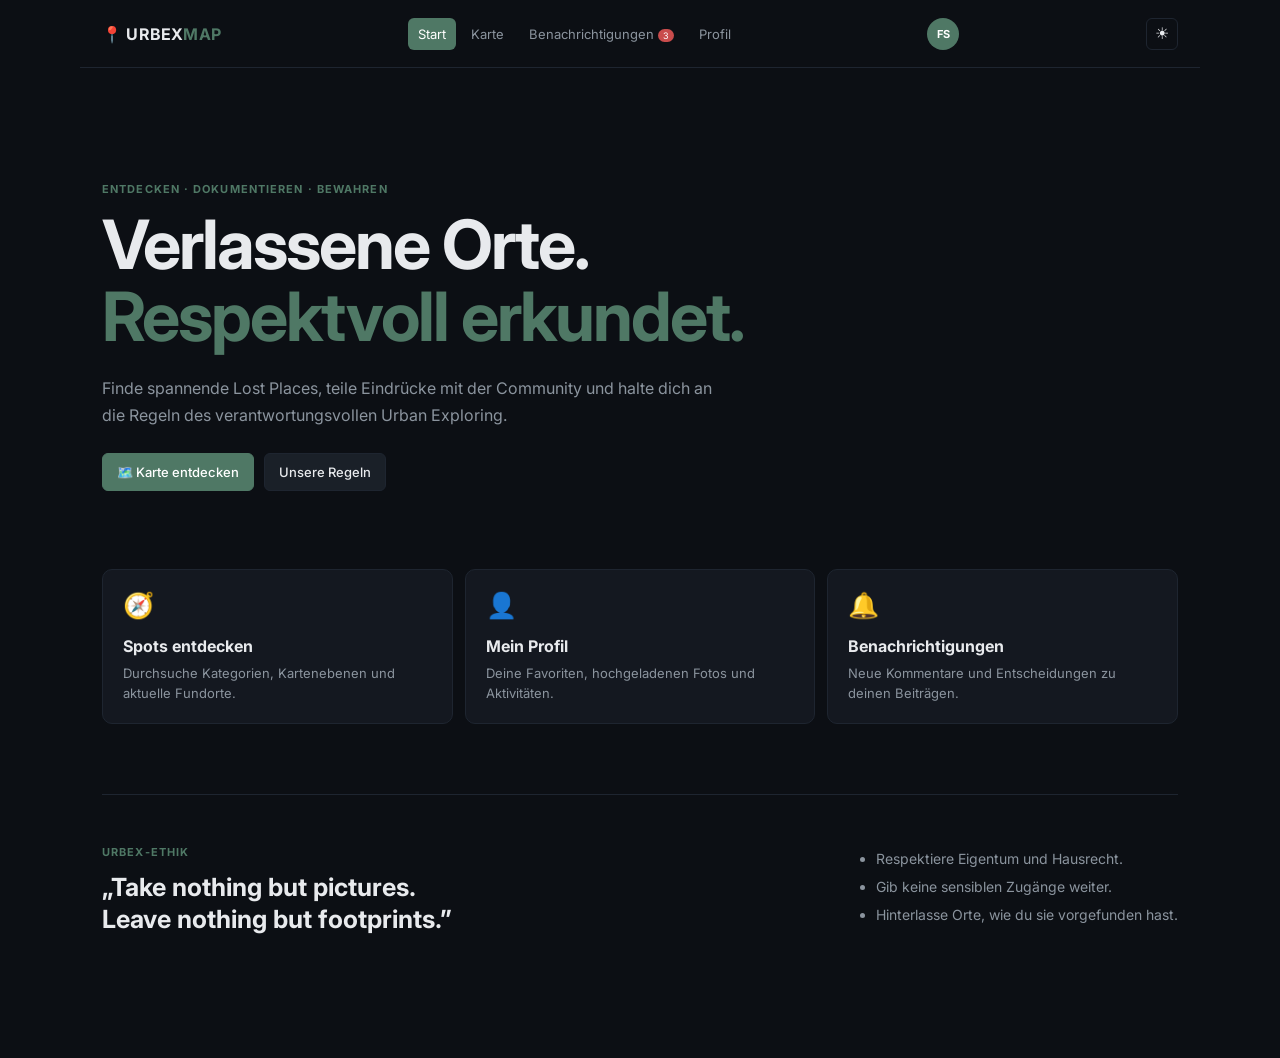
<file: index.html>
<!doctype html>
<html lang="de"><head><meta charset="utf-8"><meta name="viewport" content="width=device-width,initial-scale=1"><title>URBEX MAP</title><link rel="preconnect" href="https://fonts.googleapis.com"><link rel="preconnect" href="https://fonts.gstatic.com" crossorigin><link href="https://fonts.googleapis.com/css2?family=Inter:wght@400;500;600;700&display=swap" rel="stylesheet"><link rel="stylesheet" href="style.css"></head>
<body class="app-page"><header class="topbar"><a class="brand" href="index.html"><b>📍 URBEX<span>MAP</span></b></a><nav><a class="active" href="index.html">Start</a><a class="nav-map-link" href="karte.html">Karte</a><a href="benachrichtigungen.html">Benachrichtigungen <i class="badge">3</i></a><a href="profil.html">Profil</a></nav><a class="avatar" href="profil.html">FS</a></header>
<main class="home"><section class="hero"><p class="eyebrow">ENTDECKEN · DOKUMENTIEREN · BEWAHREN</p><h1>Verlassene Orte.<br><em>Respektvoll erkundet.</em></h1><p class="lead">Finde spannende Lost Places, teile Eindrücke mit der Community und halte dich an die Regeln des verantwortungsvollen Urban Exploring.</p><div class="actions"><a class="button primary" href="karte.html">🗺️ Karte entdecken</a><a class="button" href="#regeln">Unsere Regeln</a></div></section><section class="quick-grid"><a class="quick-card" href="karte.html"><span>🧭</span><h2>Spots entdecken</h2><p>Durchsuche Kategorien, Kartenebenen und aktuelle Fundorte.</p></a><a class="quick-card" href="profil.html"><span>👤</span><h2>Mein Profil</h2><p>Deine Favoriten, hochgeladenen Fotos und Aktivitäten.</p></a><a class="quick-card" href="benachrichtigungen.html"><span>🔔</span><h2>Benachrichtigungen</h2><p>Neue Kommentare und Entscheidungen zu deinen Beiträgen.</p></a></section><section id="regeln" class="rules"><div><p class="eyebrow">URBEX-ETHIK</p><h2>„Take nothing but pictures.<br>Leave nothing but footprints.”</h2></div><ul><li>Respektiere Eigentum und Hausrecht.</li><li>Gib keine sensiblen Zugänge weiter.</li><li>Hinterlasse Orte, wie du sie vorgefunden hast.</li></ul></section></main><script src="app.js"></script></body></html>
</file>
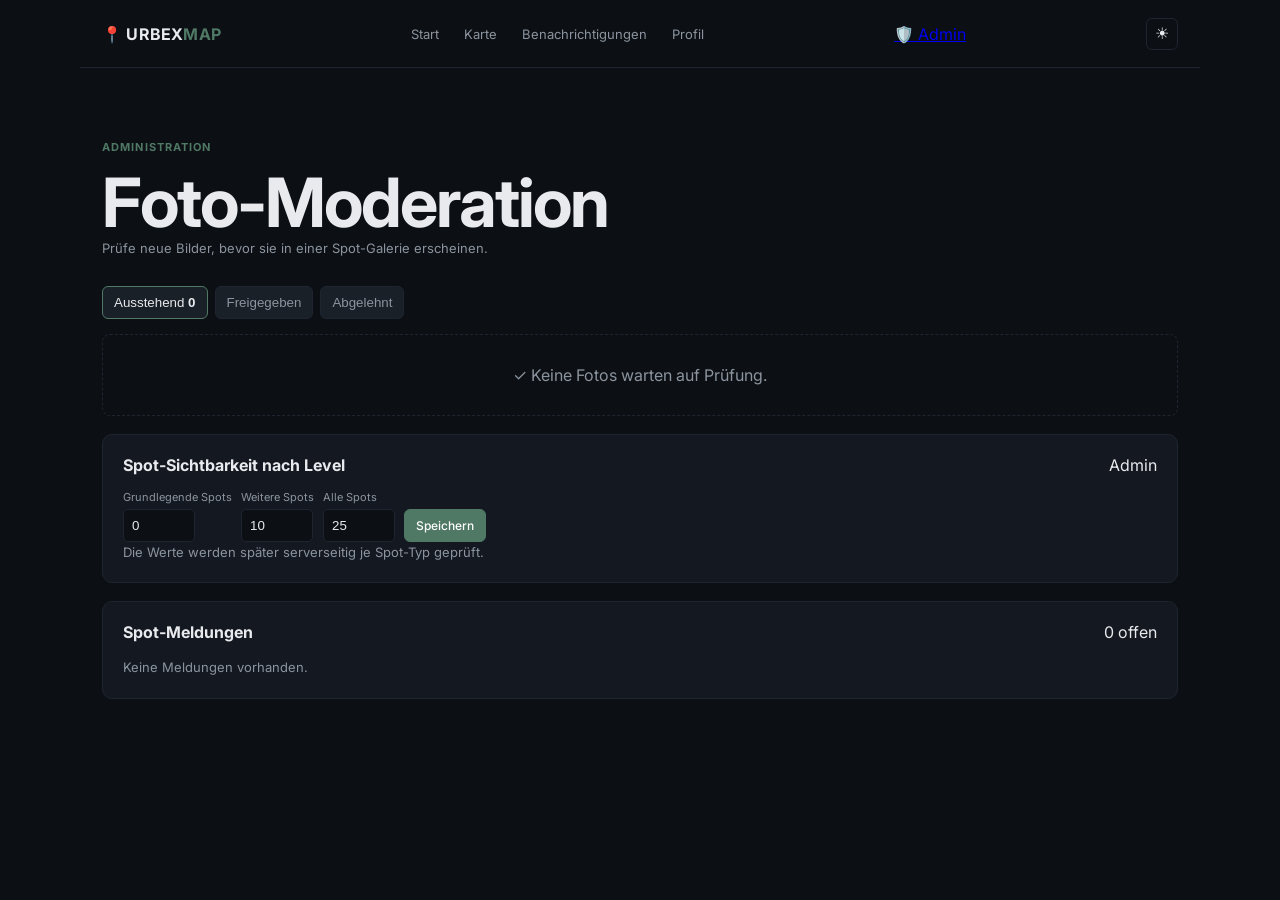
<file: admin.html>
<!doctype html><html lang="de"><head><meta charset="utf-8"><meta name="viewport" content="width=device-width,initial-scale=1"><title>Moderation · URBEX MAP</title><link rel="preconnect" href="https://fonts.googleapis.com"><link rel="preconnect" href="https://fonts.gstatic.com" crossorigin><link href="https://fonts.googleapis.com/css2?family=Inter:wght@400;500;600;700&display=swap" rel="stylesheet"><link rel="stylesheet" href="style.css"></head><body class="app-page"><header class="topbar"><a class="brand" href="index.html"><b>📍 URBEX<span>MAP</span></b></a><nav><a href="index.html">Start</a><a href="karte.html">Karte</a><a href="benachrichtigungen.html">Benachrichtigungen</a><a href="profil.html">Profil</a></nav><a class="admin-chip" href="admin.html">🛡️ Admin</a></header><main class="content"><p class="eyebrow">ADMINISTRATION</p><h1>Foto-Moderation</h1><p class="muted">Prüfe neue Bilder, bevor sie in einer Spot-Galerie erscheinen.</p><div class="moderation-tabs"><button class="tab active">Ausstehend <b id="pending-count">0</b></button><button class="tab">Freigegeben</button><button class="tab">Abgelehnt</button></div><div id="moderation-list" class="moderation-list"></div></main><script src="app.js"></script></body></html>
</file>
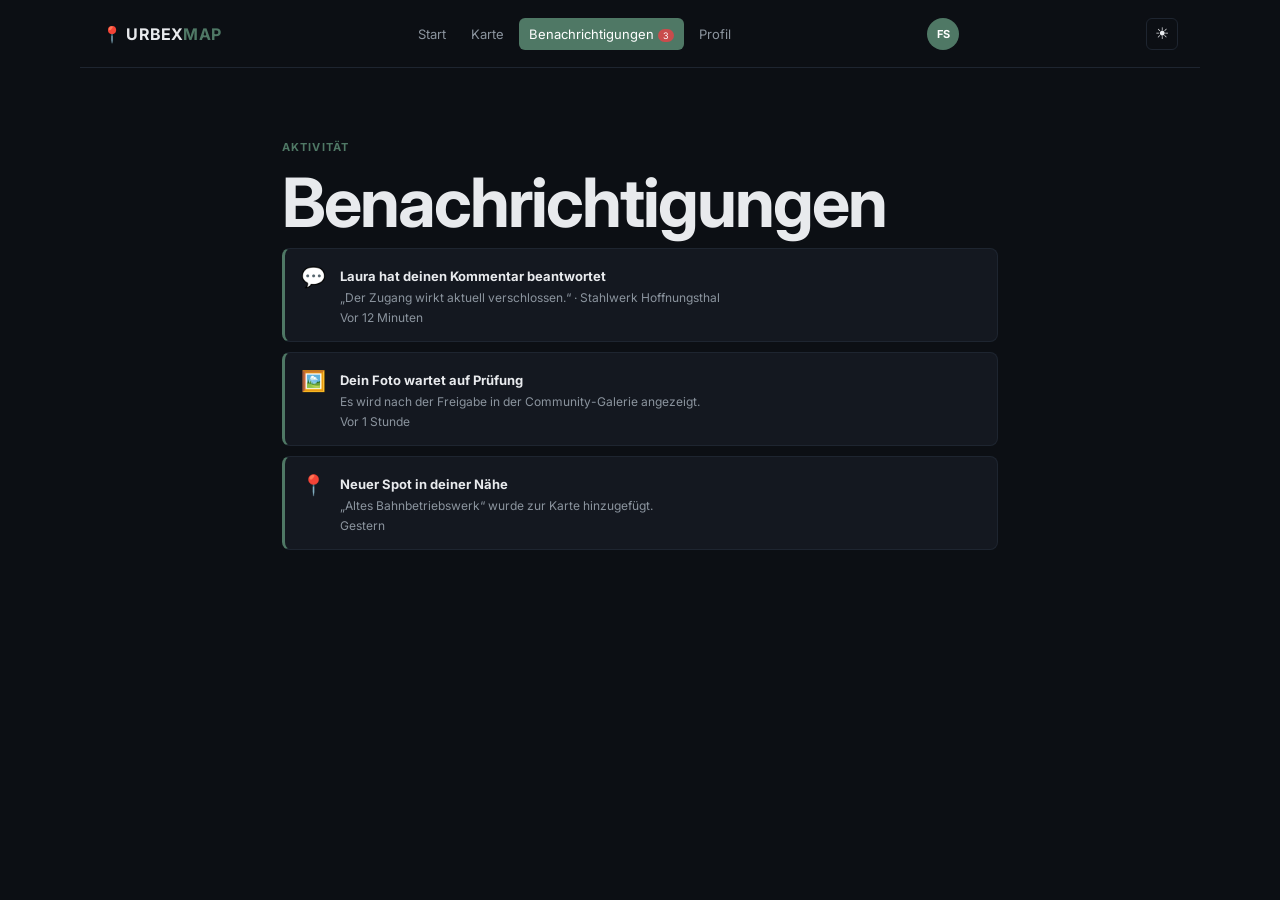
<file: benachrichtigungen.html>
<!doctype html><html lang="de"><head><meta charset="utf-8"><meta name="viewport" content="width=device-width,initial-scale=1"><title>Benachrichtigungen · URBEX MAP</title><link rel="preconnect" href="https://fonts.googleapis.com"><link rel="preconnect" href="https://fonts.gstatic.com" crossorigin><link href="https://fonts.googleapis.com/css2?family=Inter:wght@400;500;600;700&display=swap" rel="stylesheet"><link rel="stylesheet" href="style.css"></head><body class="app-page"><header class="topbar"><a class="brand" href="index.html"><b>📍 URBEX<span>MAP</span></b></a><nav><a href="index.html">Start</a><a href="karte.html">Karte</a><a class="active" href="benachrichtigungen.html">Benachrichtigungen <i class="badge">3</i></a><a href="profil.html">Profil</a></nav><a class="avatar" href="profil.html">FS</a></header><main class="content narrow"><p class="eyebrow">AKTIVITÄT</p><h1>Benachrichtigungen</h1><div class="notification unread"><span>💬</span><div><b>Laura hat deinen Kommentar beantwortet</b><p>„Der Zugang wirkt aktuell verschlossen.“ · Stahlwerk Hoffnungsthal</p><small>Vor 12 Minuten</small></div></div><div class="notification unread"><span>🖼️</span><div><b>Dein Foto wartet auf Prüfung</b><p>Es wird nach der Freigabe in der Community-Galerie angezeigt.</p><small>Vor 1 Stunde</small></div></div><div class="notification unread"><span>📍</span><div><b>Neuer Spot in deiner Nähe</b><p>„Altes Bahnbetriebswerk“ wurde zur Karte hinzugefügt.</p><small>Gestern</small></div></div><div id="dynamic-notifications"></div></main><script src="app.js"></script></body></html>
</file>
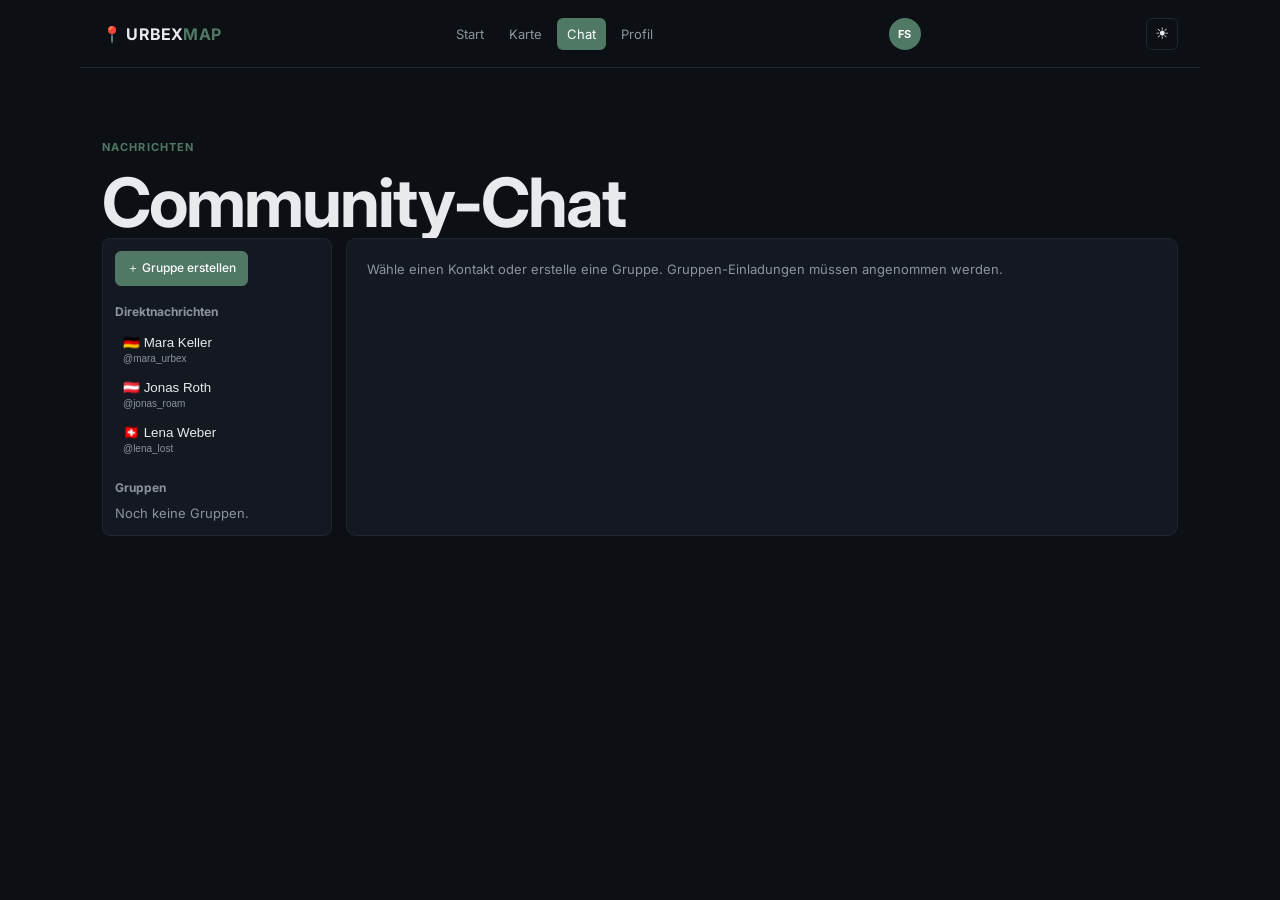
<file: chat.html>
<!doctype html><html lang="de"><head><meta charset="utf-8"><meta name="viewport" content="width=device-width,initial-scale=1"><title>Chat · URBEX MAP</title><link rel="preconnect" href="https://fonts.googleapis.com"><link rel="preconnect" href="https://fonts.gstatic.com" crossorigin><link href="https://fonts.googleapis.com/css2?family=Inter:wght@400;500;600;700&display=swap" rel="stylesheet"><link rel="stylesheet" href="style.css"></head><body class="app-page"><header class="topbar"><a class="brand" href="index.html"><b>📍 URBEX<span>MAP</span></b></a><nav><a href="index.html">Start</a><a href="karte.html">Karte</a><a class="active" href="chat.html">Chat</a><a href="profil.html">Profil</a></nav><a class="avatar" href="profil.html">FS</a></header><main class="content"><p class="eyebrow">NACHRICHTEN</p><h1>Community-Chat</h1><div id="chat-area"></div></main><script src="app.js"></script></body></html>
</file>
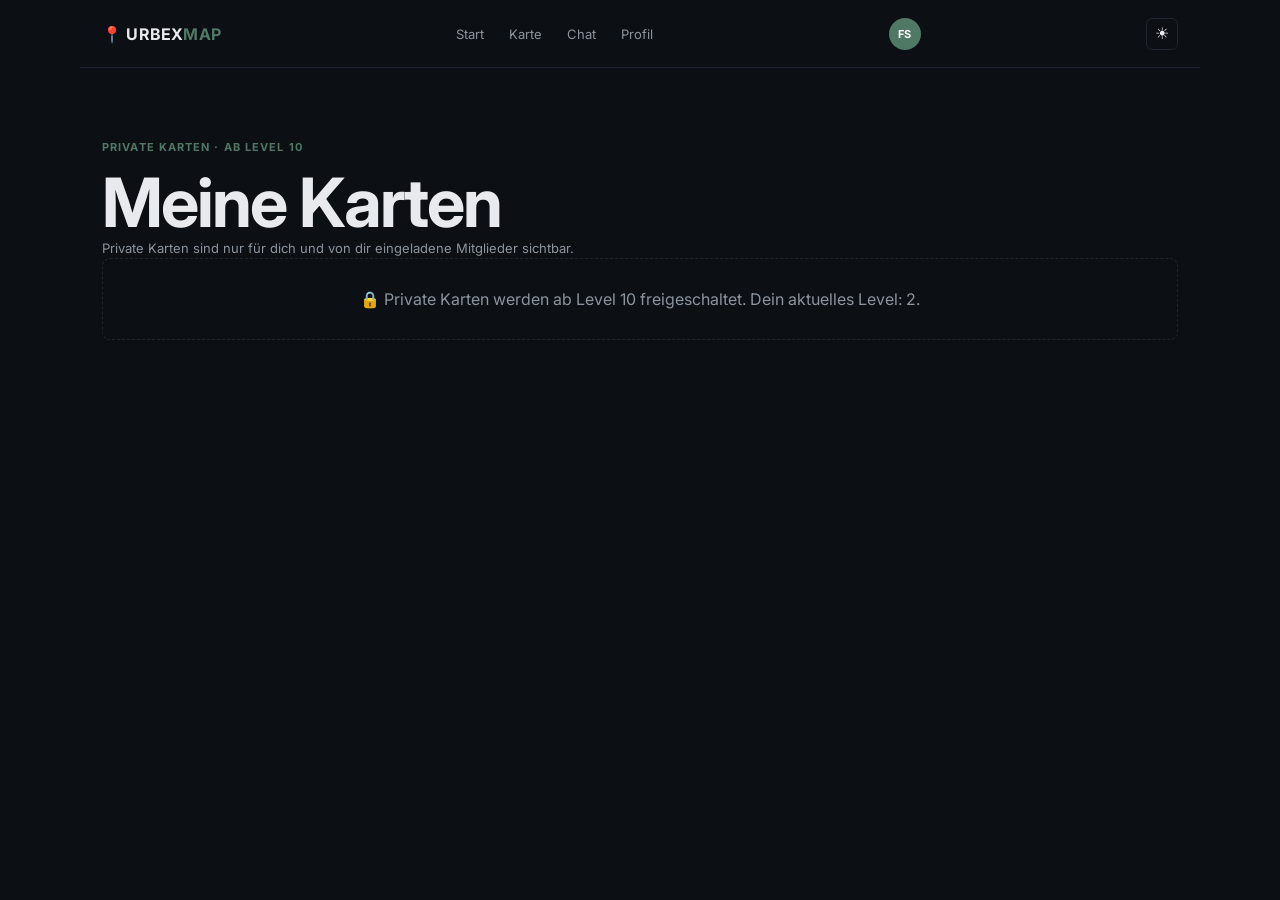
<file: karten.html>
<!doctype html>

<html lang="de">

<head>

    <meta charset="utf-8">

    <meta name="viewport" content="width=device-width, initial-scale=1">

    <title>Meine Karten · URBEX MAP</title>


    <link rel="preconnect" href="https://fonts.googleapis.com">

    <link rel="preconnect" href="https://fonts.gstatic.com" crossorigin>

    <link
        href="https://fonts.googleapis.com/css2?family=Inter:wght@400;500;600;700&display=swap"
        rel="stylesheet"
    >


    <link rel="stylesheet" href="style.css">

</head>


<body class="app-page">


    <header class="topbar">


        <a class="brand" href="index.html">

            <b>
                📍 URBEX<span>MAP</span>
            </b>

        </a>


        <nav>

            <a href="index.html">
                Start
            </a>

            <a href="karte.html">
                Karte
            </a>

            <a href="chat.html">
                Chat
            </a>

            <a href="profil.html">
                Profil
            </a>

        </nav>


        <a class="avatar" href="profil.html">
            FS
        </a>


    </header>


    <main class="content">


        <p class="eyebrow">
            PRIVATE KARTEN · AB LEVEL 10
        </p>


        <h1>
            Meine Karten
        </h1>


        <p class="muted">
            Private Karten sind nur für dich und von dir eingeladene Mitglieder sichtbar.
        </p>


        <div id="private-map-area"></div>


    </main>


    <script src="app.js"></script>


</body>

</html>
</file>
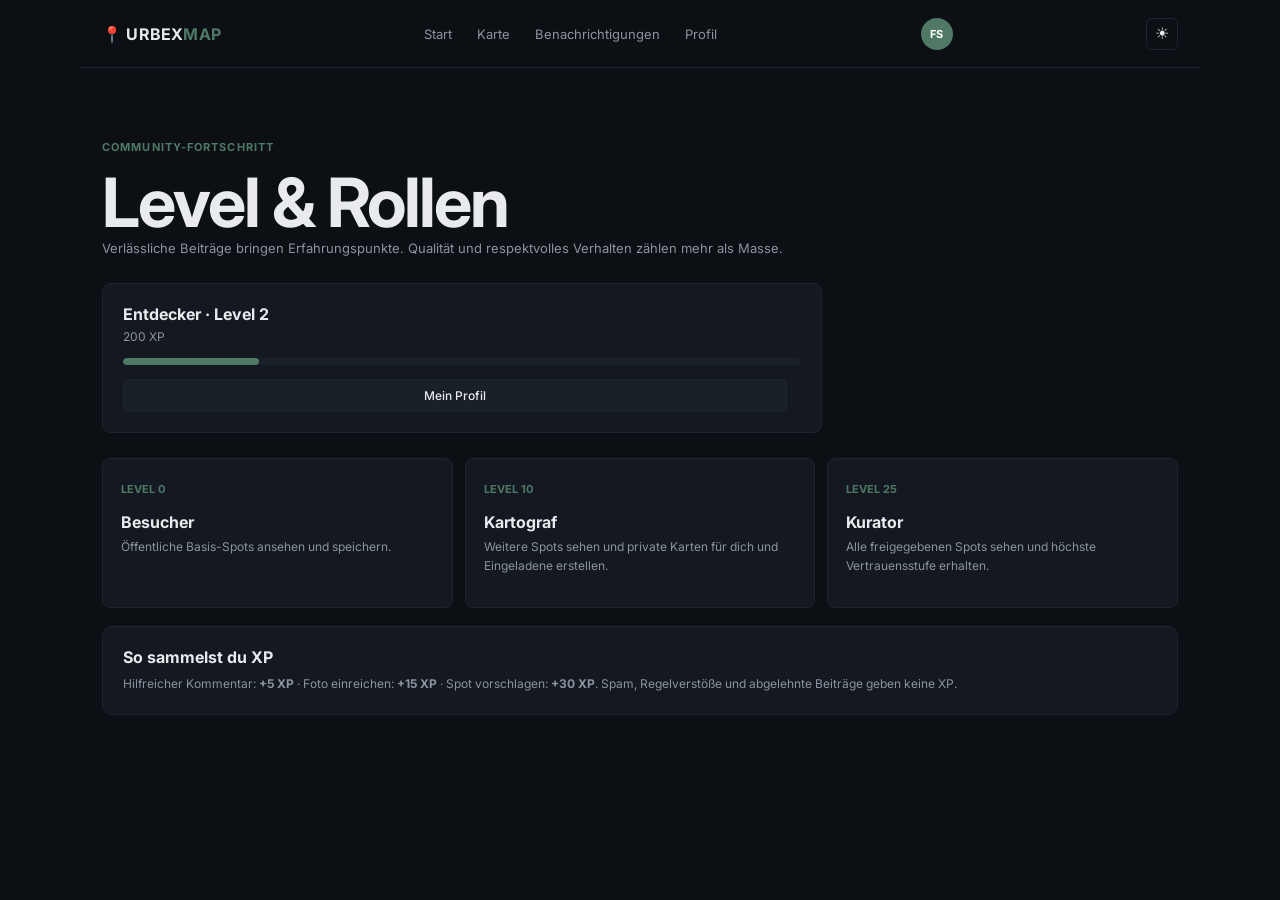
<file: level.html>
<!doctype html><html lang="de"><head><meta charset="utf-8"><meta name="viewport" content="width=device-width,initial-scale=1"><title>Level & Rollen · URBEX MAP</title><link rel="preconnect" href="https://fonts.googleapis.com"><link rel="preconnect" href="https://fonts.gstatic.com" crossorigin><link href="https://fonts.googleapis.com/css2?family=Inter:wght@400;500;600;700&display=swap" rel="stylesheet"><link rel="stylesheet" href="style.css"></head><body class="app-page"><header class="topbar"><a class="brand" href="index.html"><b>📍 URBEX<span>MAP</span></b></a><nav><a href="index.html">Start</a><a href="karte.html">Karte</a><a href="benachrichtigungen.html">Benachrichtigungen</a><a href="profil.html">Profil</a></nav><a class="avatar" href="profil.html">FS</a></header><main class="content"><p class="eyebrow">COMMUNITY-FORTSCHRITT</p><h1>Level & Rollen</h1><p class="muted">Verlässliche Beiträge bringen Erfahrungspunkte. Qualität und respektvolles Verhalten zählen mehr als Masse.</p><section class="xp-overview"><div><b id="level-name">Entdecker · Level 2</b><span id="xp-text">120 / 250 XP</span></div><div class="xp-track"><i id="xp-bar"></i></div><a class="button small" href="profil.html">Mein Profil</a></section><div class="level-grid"><article class="level-card"><b>Level 1</b><h2>Neuling</h2><p>Kommentare schreiben, Spots speichern und die Regeln kennenlernen.</p></article><article class="level-card active"><b>Level 2</b><h2>Entdecker</h2><p>Fotos und Spot-Vorschläge zur Moderation einreichen.</p></article><article class="level-card"><b>Level 3</b><h2>Vertrauenswürdig</h2><p>Höhere Upload-Limits und ein Vertrauensabzeichen im Profil.</p></article><article class="level-card"><b>Level 5</b><h2>Scout</h2><p>Vorschläge erhalten bevorzugte Prüfung durch das Team.</p></article><article class="level-card"><b>Teamrolle</b><h2>Moderator</h2><p>Geprüfte Rolle: Fotos, Meldungen und Spot-Vorschläge bearbeiten.</p></article></div><section class="panel-card earning"><h2>So sammelst du XP</h2><p>Hilfreicher Kommentar: <b>+5 XP</b> · Foto einreichen: <b>+15 XP</b> · Spot vorschlagen: <b>+30 XP</b>. Spam, Regelverstöße und abgelehnte Beiträge geben keine XP.</p></section></main><script src="app.js"></script></body></html>
</file>
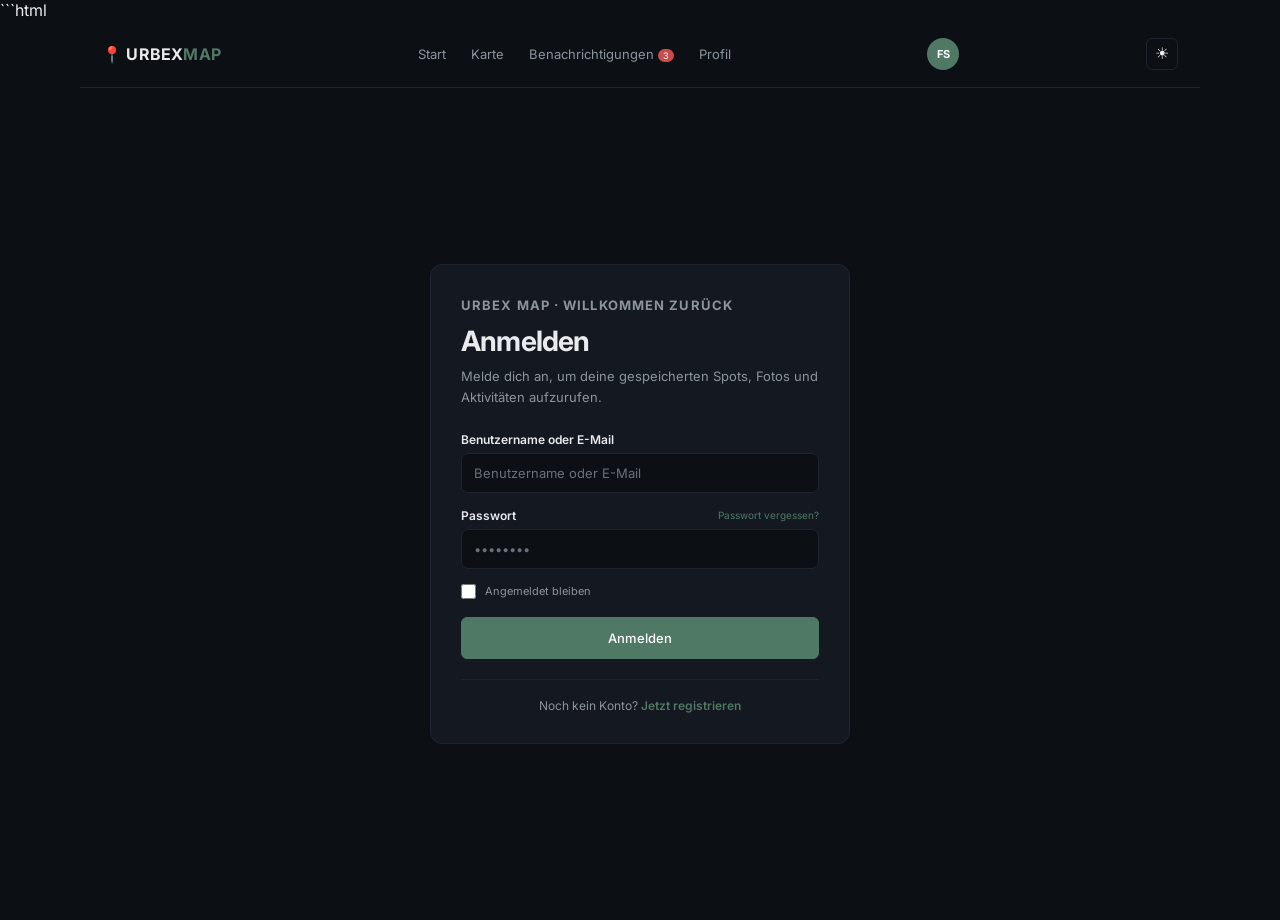
<file: login.html>
```html
<!doctype html>
<html lang="de">
<head>
    <meta charset="utf-8">
    <meta name="viewport" content="width=device-width, initial-scale=1">

    <title>Anmelden | URBEX MAP</title>

    <link rel="preconnect" href="https://fonts.googleapis.com">
    <link rel="preconnect" href="https://fonts.gstatic.com" crossorigin>
    <link href="https://fonts.googleapis.com/css2?family=Inter:wght@400;500;600;700&display=swap" rel="stylesheet">

    <link rel="stylesheet" href="style.css">

    <style>
        .login-page {
            min-height: calc(100vh - 68px);
            display: flex;
            align-items: center;
            justify-content: center;
            padding: 50px 22px;
        }

        .login-card {
            width: 100%;
            max-width: 420px;
            background: var(--panel);
            border: 1px solid var(--panel-border);
            border-radius: 12px;
            padding: 30px;
        }

        .login-header {
            margin-bottom: 25px;
        }

        .login-header .eyebrow {
            margin-bottom: 9px;
        }

        .login-header h1 {
            font-size: 28px;
            letter-spacing: -0.8px;
            margin-bottom: 8px;
        }

        .login-header p {
            color: var(--text-muted);
            font-size: 13px;
            line-height: 1.55;
        }

        .login-form {
            display: flex;
            flex-direction: column;
            gap: 15px;
        }

        .form-group {
            display: flex;
            flex-direction: column;
            gap: 6px;
        }

        .form-label-row {
            display: flex;
            align-items: center;
            justify-content: space-between;
            gap: 10px;
        }

        .form-group label {
            color: var(--text);
            font-size: 12px;
            font-weight: 600;
        }

        .forgot-link {
            color: var(--accent);
            font-size: 10px;
            text-decoration: none;
        }

        .forgot-link:hover {
            text-decoration: underline;
        }

        .form-group input {
            width: 100%;
            padding: 11px 12px;
            background: #0c0f14;
            border: 1px solid var(--panel-border);
            border-radius: 7px;
            color: var(--text);
            font: 13px Inter, sans-serif;
            outline: none;
            transition:
                border-color .15s ease,
                background .15s ease,
                box-shadow .15s ease;
        }

        .form-group input::placeholder {
            color: #68717b;
        }

        .form-group input:focus {
            border-color: var(--accent);
            background: #11161b;
            box-shadow: 0 0 0 3px var(--accent-soft);
        }

        .remember {
            display: flex;
            align-items: center;
            gap: 9px;
            color: var(--text-muted);
            font-size: 11px;
            cursor: pointer;
        }

        .remember input {
            accent-color: var(--accent);
            width: 15px;
            height: 15px;
        }

        .login-submit {
            width: 100%;
            min-height: 42px;
            margin-top: 3px;
        }

        .register-link {
            text-align: center;
            margin-top: 20px;
            padding-top: 18px;
            border-top: 1px solid var(--panel-border);
            color: var(--text-muted);
            font-size: 12px;
        }

        .register-link a {
            color: var(--accent);
            text-decoration: none;
            font-weight: 600;
        }

        .register-link a:hover {
            text-decoration: underline;
        }

        @media (max-width: 700px) {
            .login-page {
                min-height: calc(100vh - 110px);
                padding: 30px 16px;
                align-items: flex-start;
            }

            .login-card {
                padding: 24px 20px;
            }
        }
    </style>
</head>

<body class="app-page">

<header class="topbar">

    <a class="brand" href="index.html">
        <b>📍 URBEX<span>MAP</span></b>
    </a>

    <nav>
        <a href="index.html">Start</a>
        <a class="nav-map-link" href="karte.html">Karte</a>

        <a href="benachrichtigungen.html">
            Benachrichtigungen <i class="badge">3</i>
        </a>

        <a href="profil.html">Profil</a>
    </nav>

    <a class="avatar" href="profil.html">FS</a>

</header>


<main class="login-page">

    <section class="login-card">

        <div class="login-header">

            <p class="eyebrow">
                URBEX MAP · WILLKOMMEN ZURÜCK
            </p>

            <h1>Anmelden</h1>

            <p>
                Melde dich an, um deine gespeicherten Spots,
                Fotos und Aktivitäten aufzurufen.
            </p>

        </div>


        <form class="login-form" action="#" method="post">

            <div class="form-group">

                <label for="username">
                    Benutzername oder E-Mail
                </label>

                <input
                    type="text"
                    id="username"
                    name="username"
                    placeholder="Benutzername oder E-Mail"
                    autocomplete="username"
                    required
                >

            </div>


            <div class="form-group">

                <div class="form-label-row">

                    <label for="password">
                        Passwort
                    </label>

                    <a
                        class="forgot-link"
                        href="passwort-vergessen.html"
                    >
                        Passwort vergessen?
                    </a>

                </div>

                <input
                    type="password"
                    id="password"
                    name="password"
                    placeholder="••••••••"
                    autocomplete="current-password"
                    required
                >

            </div>


            <label class="remember">

                <input
                    type="checkbox"
                    name="remember"
                >

                <span>
                    Angemeldet bleiben
                </span>

            </label>


            <button
                type="submit"
                class="button primary login-submit"
            >
                Anmelden
            </button>

        </form>


        <div class="register-link">

            Noch kein Konto?

            <a href="register.html">
                Jetzt registrieren
            </a>

        </div>

    </section>

</main>


<script src="app.js"></script>

</body>
</html>
</file>
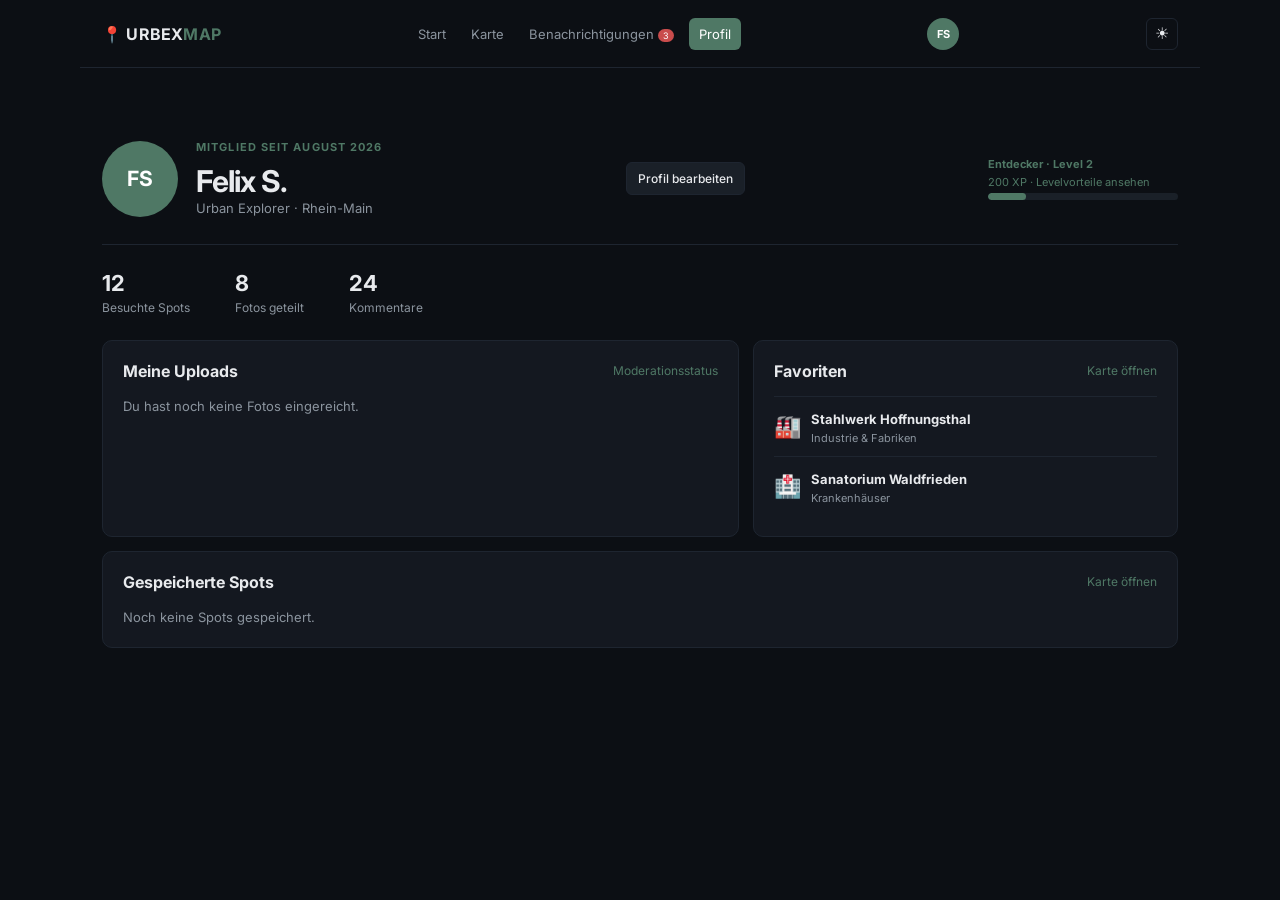
<file: profil.html>
<!doctype html><html lang="de"><head><meta charset="utf-8"><meta name="viewport" content="width=device-width,initial-scale=1"><title>Mein Profil · URBEX MAP</title><link rel="preconnect" href="https://fonts.googleapis.com"><link rel="preconnect" href="https://fonts.gstatic.com" crossorigin><link href="https://fonts.googleapis.com/css2?family=Inter:wght@400;500;600;700&display=swap" rel="stylesheet"><link rel="stylesheet" href="style.css"></head><body class="app-page"><header class="topbar"><a class="brand" href="index.html"><b>📍 URBEX<span>MAP</span></b></a><nav><a href="index.html">Start</a><a href="karte.html">Karte</a><a href="benachrichtigungen.html">Benachrichtigungen <i class="badge">3</i></a><a class="active" href="profil.html">Profil</a></nav><a class="avatar" href="profil.html">FS</a></header><main class="content"><section class="profile-head"><div class="profile-avatar">FS</div><div><p class="eyebrow">MITGLIED SEIT AUGUST 2026</p><h1>Felix S.</h1><p class="muted">Urban Explorer · Rhein-Main</p></div><button class="button small">Profil bearbeiten</button></section><section class="stats"><div><b>12</b><span>Besuchte Spots</span></div><div><b>8</b><span>Fotos geteilt</span></div><div><b>24</b><span>Kommentare</span></div></section><section class="two-cols"><div class="panel-card"><div class="section-head"><h2>Meine Uploads</h2><a href="admin.html">Moderationsstatus</a></div><div id="my-uploads" class="upload-list"></div></div><div class="panel-card"><div class="section-head"><h2>Favoriten</h2><a href="karte.html">Karte öffnen</a></div><div class="spot-row"><span>🏭</span><div><b>Stahlwerk Hoffnungsthal</b><p>Industrie & Fabriken</p></div></div><div class="spot-row"><span>🏥</span><div><b>Sanatorium Waldfrieden</b><p>Krankenhäuser</p></div></div></div></section></main><script src="app.js"></script></body></html>
</file>
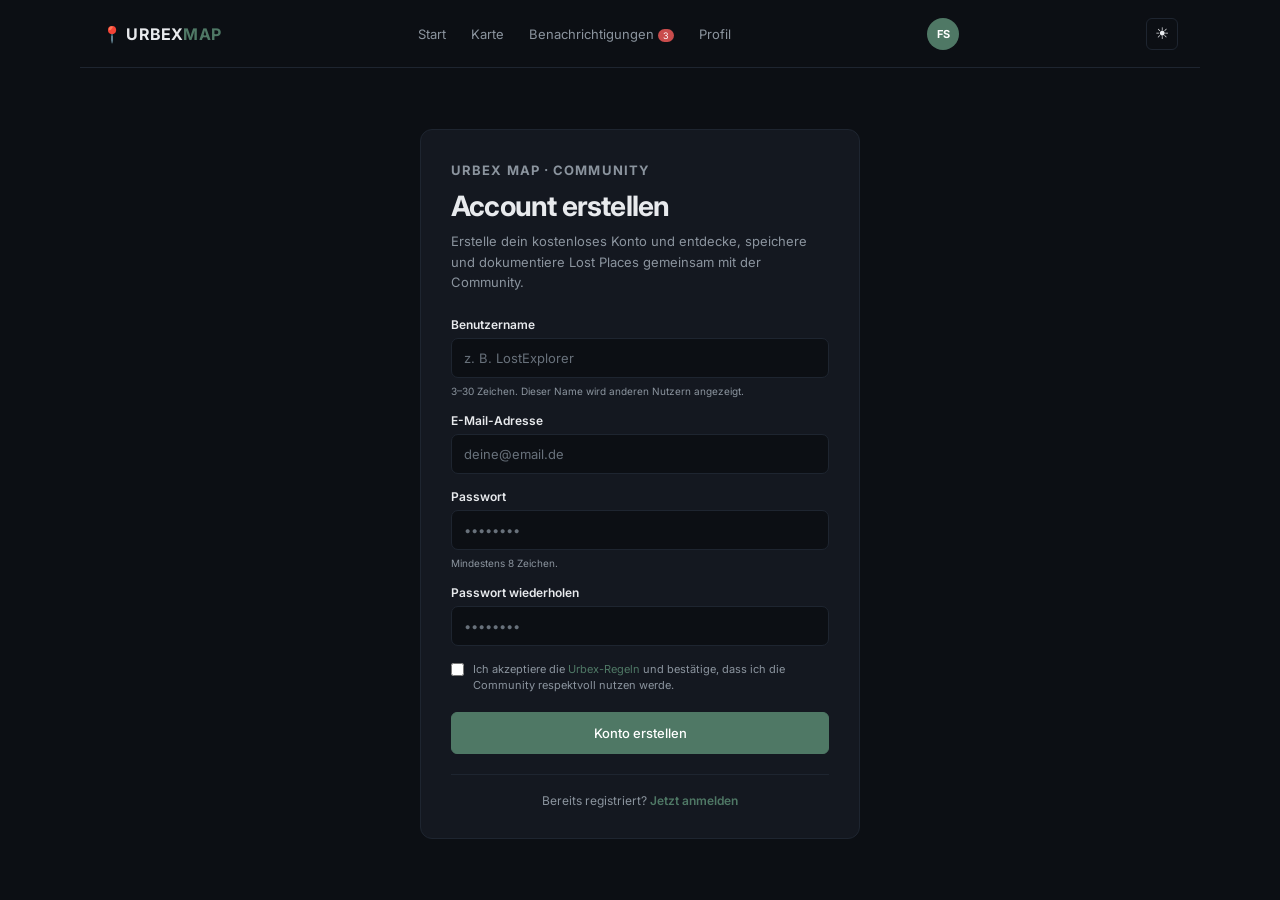
<file: register.html>
<!doctype html>
<html lang="de">
<head>
    <meta charset="utf-8">
    <meta name="viewport" content="width=device-width, initial-scale=1">

    <title>Registrieren | URBEX MAP</title>

    <link rel="preconnect" href="https://fonts.googleapis.com">
    <link rel="preconnect" href="https://fonts.gstatic.com" crossorigin>
    <link href="https://fonts.googleapis.com/css2?family=Inter:wght@400;500;600;700&display=swap" rel="stylesheet">

    <link rel="stylesheet" href="style.css">

    <style>
        .register-page {
            min-height: calc(100vh - 68px);
            display: flex;
            align-items: center;
            justify-content: center;
            padding: 50px 22px;
        }

        .register-card {
            width: 100%;
            max-width: 440px;
            background: var(--panel);
            border: 1px solid var(--panel-border);
            border-radius: 12px;
            padding: 30px;
        }

        .register-header {
            margin-bottom: 25px;
        }

        .register-header .eyebrow {
            margin-bottom: 9px;
        }

        .register-header h1 {
            font-size: 28px;
            letter-spacing: -0.8px;
            margin-bottom: 8px;
        }

        .register-header p {
            color: var(--text-muted);
            font-size: 13px;
            line-height: 1.55;
        }

        .register-form {
            display: flex;
            flex-direction: column;
            gap: 15px;
        }

        .form-group {
            display: flex;
            flex-direction: column;
            gap: 6px;
        }

        .form-group label {
            color: var(--text);
            font-size: 12px;
            font-weight: 600;
        }

        .form-group input {
            width: 100%;
            padding: 11px 12px;
            background: #0c0f14;
            border: 1px solid var(--panel-border);
            border-radius: 7px;
            color: var(--text);
            font: 13px Inter, sans-serif;
            outline: none;
            transition: border-color .15s ease,
                        background .15s ease,
                        box-shadow .15s ease;
        }

        .form-group input::placeholder {
            color: #68717b;
        }

        .form-group input:focus {
            border-color: var(--accent);
            background: #11161b;
            box-shadow: 0 0 0 3px var(--accent-soft);
        }

        .form-hint {
            color: var(--text-muted);
            font-size: 10px;
            line-height: 1.4;
        }

        .terms {
            display: flex;
            align-items: flex-start;
            gap: 9px;
            color: var(--text-muted);
            font-size: 11px;
            line-height: 1.5;
        }

        .terms input {
            margin-top: 2px;
            accent-color: var(--accent);
            flex-shrink: 0;
        }

        .terms a {
            color: var(--accent);
            text-decoration: none;
        }

        .terms a:hover {
            text-decoration: underline;
        }

        .register-submit {
            width: 100%;
            min-height: 42px;
            margin-top: 3px;
        }

        .login-link {
            text-align: center;
            margin-top: 20px;
            padding-top: 18px;
            border-top: 1px solid var(--panel-border);
            color: var(--text-muted);
            font-size: 12px;
        }

        .login-link a {
            color: var(--accent);
            text-decoration: none;
            font-weight: 600;
        }

        .login-link a:hover {
            text-decoration: underline;
        }

        @media (max-width: 700px) {
            .register-page {
                min-height: calc(100vh - 110px);
                padding: 30px 16px;
                align-items: flex-start;
            }

            .register-card {
                padding: 24px 20px;
            }
        }
    </style>
</head>

<body class="app-page">

<header class="topbar">
    <a class="brand" href="index.html">
        <b>📍 URBEX<span>MAP</span></b>
    </a>

    <nav>
        <a href="index.html">Start</a>
        <a class="nav-map-link" href="karte.html">Karte</a>
        <a href="benachrichtigungen.html">
            Benachrichtigungen <i class="badge">3</i>
        </a>
        <a href="profil.html">Profil</a>
    </nav>

    <a class="avatar" href="profil.html">FS</a>
</header>


<main class="register-page">

    <section class="register-card">

        <div class="register-header">
            <p class="eyebrow">URBEX MAP · COMMUNITY</p>

            <h1>Account erstellen</h1>

            <p>
                Erstelle dein kostenloses Konto und entdecke,
                speichere und dokumentiere Lost Places gemeinsam
                mit der Community.
            </p>
        </div>


        <form class="register-form" action="#" method="post">

            <div class="form-group">
                <label for="username">Benutzername</label>

                <input
                    type="text"
                    id="username"
                    name="username"
                    placeholder="z. B. LostExplorer"
                    autocomplete="username"
                    minlength="3"
                    maxlength="30"
                    required
                >

                <span class="form-hint">
                    3–30 Zeichen. Dieser Name wird anderen Nutzern angezeigt.
                </span>
            </div>


            <div class="form-group">
                <label for="email">E-Mail-Adresse</label>

                <input
                    type="email"
                    id="email"
                    name="email"
                    placeholder="deine@email.de"
                    autocomplete="email"
                    required
                >
            </div>


            <div class="form-group">
                <label for="password">Passwort</label>

                <input
                    type="password"
                    id="password"
                    name="password"
                    placeholder="••••••••"
                    autocomplete="new-password"
                    minlength="8"
                    required
                >

                <span class="form-hint">
                    Mindestens 8 Zeichen.
                </span>
            </div>


            <div class="form-group">
                <label for="password_confirm">Passwort wiederholen</label>

                <input
                    type="password"
                    id="password_confirm"
                    name="password_confirm"
                    placeholder="••••••••"
                    autocomplete="new-password"
                    minlength="8"
                    required
                >
            </div>


            <label class="terms">
                <input
                    type="checkbox"
                    name="terms"
                    required
                >

                <span>
                    Ich akzeptiere die
                    <a href="regeln.html">Urbex-Regeln</a>
                    und bestätige, dass ich die Community
                    respektvoll nutzen werde.
                </span>
            </label>


            <button
                type="submit"
                class="button primary register-submit"
            >
                Konto erstellen
            </button>

        </form>


        <div class="login-link">
            Bereits registriert?
            <a href="login.html">Jetzt anmelden</a>
        </div>

    </section>

</main>

<script src="app.js"></script>

</body>
</html>
</file>
<file: style.css>
:root {
    --bg: #0c0f14;
    --panel: #141820;
    --panel-border: #1e2530;
    --text: #e8eaed;
    --text-muted: #8b949e;
    --accent: #4f7865;
    --accent-soft: rgba(79, 120, 101, 0.16);
    --danger: #c94c4c;
    --warning: #c9a24c;
}

:root[data-theme="light"] {
    --bg: #f2f0ec;
    --panel: #fbfaf7;
    --panel-border: #d8d3cb;
    --text: #27242a;
    --text-muted: #6f6965;
    --accent: #7d9e88;
    --accent-soft: rgba(125, 158, 136, 0.16);
    --danger: #a85151;
    --warning: #8d6b36;
}

* {
    box-sizing: border-box;
    margin: 0;
    padding: 0;
}

html,
body {
    width: 100%;
    height: 100%;
}

body {
    font-family: "Inter", system-ui, -apple-system, sans-serif;
    background: var(--bg);
    color: var(--text);
    height: 100vh;
    width: 100vw;
    overflow: hidden;
}

/* =========================================================
   MAP
========================================================= */

#map {
    width: 100%;
    height: 100vh;
    position: absolute;
    inset: 0;
    z-index: 1;
}

/* =========================================================
   PANELS
========================================================= */

.panel {
    background: var(--panel);
    border: 1px solid var(--panel-border);
}

/* =========================================================
   HEADER
========================================================= */

header.main-header {
    position: absolute;
    top: 12px;
    left: 50%;
    transform: translateX(-50%);
    width: calc(100% - 24px);
    max-width: 720px;
    height: 48px;
    z-index: 100;

    display: flex;
    flex-direction: row;
    align-items: center;
    justify-content: space-between;

    padding: 0 12px;
    border-radius: 14px;
}

.brand-section {
    display: flex;
    align-items: center;
    gap: 8px;
    cursor: pointer;
}

.logo-badge {
    width: 28px;
    height: 28px;
    background: var(--accent);
    border-radius: 6px;

    display: flex;
    align-items: center;
    justify-content: center;

    font-size: 13px;
}

.brand-title {
    font-weight: 600;
    font-size: 14px;
    letter-spacing: 0.2px;
    color: var(--text);
}

.brand-title span {
    color: var(--accent);
    font-weight: 500;
}

.header-search-box {
    width: 180px;
    padding: 6px 12px;
    border-radius: 6px;

    display: flex;
    align-items: center;
    gap: 8px;

    background: #0c0f14;
    border: 1px solid var(--panel-border);

    transition: border-color 0.15s ease;
}

.header-search-box:focus-within {
    border-color: var(--accent);
}

.header-search-box input {
    background: transparent;
    border: none;
    color: var(--text);
    font-size: 13px;
    width: 100%;
    outline: none;
}

.header-search-box input::placeholder {
    color: var(--text-muted);
}

.nav-actions {
    display: flex;
    align-items: center;
    gap: 6px;
}

.btn-nav {
    text-decoration: none;
    background: transparent;
    border: 1px solid var(--panel-border);
    color: var(--text-muted);

    padding: 5px 10px;
    border-radius: 6px;

    font-size: 12px;
    font-weight: 500;

    cursor: pointer;

    display: flex;
    align-items: center;
    gap: 4px;

    transition:
        color 0.15s,
        border-color 0.15s,
        background 0.15s,
        transform 0.15s,
        box-shadow 0.15s;
}

.btn-nav:hover {
    color: var(--text);
    border-color: #2a3340;
    background: #1a2028;
    transform: translateY(-1px);
    box-shadow: 0 2px 5px rgba(0, 0, 0, 0.2);
}

.btn-nav-primary {
    background: var(--accent);
    border-color: var(--accent);
    color: #fff;
}

.btn-nav-primary:hover {
    background: #358a5e;
    border-color: #358a5e;
    color: #fff;
}

/* =========================================================
   MAP STYLE SWITCH
========================================================= */

.map-style-switch {
    position: absolute;
    bottom: 16px;
    left: 16px;
    z-index: 90;

    display: flex;
    flex-direction: row;
    gap: 2px;

    padding: 3px;
    border-radius: 8px;
}

.layer-btn {
    background: transparent;
    border: none;
    color: var(--text-muted);

    padding: 7px 11px;
    border-radius: 6px;

    font-size: 12px;
    font-weight: 500;

    cursor: pointer;

    display: flex;
    align-items: center;
    gap: 5px;

    transition:
        color 0.15s,
        background 0.15s;
}

.layer-btn.active {
    background: #1e2530;
    color: var(--text);
}

.layer-btn:hover:not(.active) {
    color: var(--text);
}

/* =========================================================
   DETAILS PANEL
========================================================= */

.details-panel {
    position: absolute;
    top: 72px;
    right: 16px;

    width: 340px;
    max-height: calc(100vh - 100px);

    z-index: 80;

    border-radius: 10px;
    overflow-y: auto;

    display: none;
    flex-direction: column;
}

.details-panel::-webkit-scrollbar {
    width: 4px;
}

.details-panel::-webkit-scrollbar-thumb {
    background: #2a3340;
    border-radius: 2px;
}

/* =========================================================
   DETAILS HERO
========================================================= */

.details-hero {
    position: relative;
    height: 160px;
    width: 100%;

    overflow: hidden;
    flex-shrink: 0;
}

.details-hero img {
    width: 100%;
    height: 100%;
    object-fit: cover;
}

.details-hero-overlay {
    position: absolute;
    inset: 0;

    background: linear-gradient(
        to top,
        var(--panel) 0%,
        transparent 55%
    );
}

.btn-close-panel {
    position: absolute;
    top: 10px;
    right: 10px;

    background: rgba(12, 15, 20, 0.7);
    border: 1px solid var(--panel-border);

    color: var(--text);

    width: 28px;
    height: 28px;

    border-radius: 6px;

    cursor: pointer;

    display: flex;
    align-items: center;
    justify-content: center;

    font-size: 12px;

    z-index: 5;

    transition: background 0.15s;
}

.btn-close-panel:hover {
    background: var(--danger);
    border-color: var(--danger);
}

:root[data-theme="light"] .details-panel .tag-pill:not(.cat) {
    background: #fff1ef !important;
}

:root[data-theme="light"] .details-panel .btn-close-panel {
    color: #4a514b !important;
    background: rgba(255, 255, 255, 0.94) !important;
    border-color: #9fb5a4 !important;
}

:root[data-theme="light"] .details-panel .btn-close-panel:hover {
    color: #fff !important;
    background: #a8554a !important;
    border-color: #a8554a !important;
}

/* =========================================================
   DETAILS CONTENT
========================================================= */

.details-content {
    padding: 0 16px 16px;

    display: flex;
    flex-direction: column;

    gap: 14px;
}

.tag-group {
    display: flex;
    flex-direction: row;
    flex-wrap: wrap;
    gap: 6px;
}

.tag-pill {
    padding: 3px 9px;

    border-radius: 4px;

    font-size: 11px;
    font-weight: 500;

    background: #1a2028;
    border: 1px solid var(--panel-border);

    color: var(--text-muted);
}

.tag-pill.cat {
    border-color: rgba(61, 154, 106, 0.4);
    color: var(--accent);
    background: var(--accent-soft);
}

.section-title {
    font-size: 11px;
    font-weight: 600;

    text-transform: uppercase;
    letter-spacing: 0.4px;

    color: var(--text-muted);

    display: flex;
    justify-content: space-between;
    align-items: center;
}

/* =========================================================
   SECURITY
========================================================= */

.security-grid {
    display: grid;
    grid-template-columns: 1fr 1fr;
    gap: 6px;
}

.security-item {
    background: #1a2028;
    border: 1px solid var(--panel-border);

    border-radius: 6px;

    padding: 7px 9px;

    display: flex;
    align-items: center;

    gap: 7px;

    font-size: 11px;
    font-weight: 500;

    color: var(--text-muted);
}

.security-item.active {
    border-color: rgba(201, 76, 76, 0.35);
    background: rgba(201, 76, 76, 0.08);
    color: #e08a8a;
}

.security-item.clear {
    border-color: rgba(61, 154, 106, 0.25);
    background: rgba(61, 154, 106, 0.06);
    color: #7bc49a;
}

.sec-status-dot {
    width: 6px;
    height: 6px;

    border-radius: 50%;

    background: currentColor;
}

/* =========================================================
   GALLERY
========================================================= */

.gallery-container {
    width: 100%;

    display: flex;
    flex-direction: row;

    align-items: center;

    gap: 6px;

    overflow-x: auto;

    padding: 2px 0 4px;
}

.gallery-container::-webkit-scrollbar {
    height: 3px;
}

.gallery-container::-webkit-scrollbar-thumb {
    background: #2a3340;
    border-radius: 2px;
}

.gallery-thumb {
    width: 64px;
    height: 64px;

    border-radius: 6px;

    object-fit: cover;

    flex: 0 0 64px;

    border: 1px solid var(--panel-border);

    cursor: pointer;

    transition:
        border-color 0.15s,
        transform 0.15s;
}

.gallery-thumb:hover {
    border-color: var(--accent);
    transform: scale(1.03);
}

.btn-add-photo {
    width: 64px;
    height: 64px;

    flex: 0 0 64px;

    border-radius: 6px;

    border: 1px dashed var(--panel-border);

    background: #1a2028;
    color: var(--text-muted);

    display: flex;
    flex-direction: column;

    align-items: center;
    justify-content: center;

    gap: 2px;

    font-size: 10px;
    font-weight: 500;

    cursor: pointer;

    transition:
        border-color 0.15s,
        color 0.15s;
}

.btn-add-photo:hover {
    border-color: var(--accent);
    color: var(--accent);
}

/* =========================================================
   INFO GRID
========================================================= */

.info-grid {
    display: grid;
    grid-template-columns: 1fr 1fr;

    gap: 8px;

    background: #1a2028;

    padding: 10px;

    border-radius: 6px;

    border: 1px solid var(--panel-border);
}

.info-item {
    display: flex;
    flex-direction: column;

    gap: 2px;
}

.info-item .label {
    font-size: 10px;

    color: var(--text-muted);

    text-transform: uppercase;

    font-weight: 500;
}

.info-item .val {
    font-size: 12px;

    color: var(--text);

    font-weight: 500;

    font-variant-numeric: tabular-nums;
}

/* =========================================================
   ACTION BUTTONS
========================================================= */

.btn-group-actions {
    display: flex;
    flex-direction: row;
    gap: 8px;
}

.btn-secondary-action {
    flex: 1;

    background: #1a2028;

    border: 1px solid var(--panel-border);

    color: var(--text);

    padding: 10px;

    border-radius: 6px;

    font-weight: 500;
    font-size: 12px;

    cursor: pointer;

    display: flex;
    align-items: center;
    justify-content: center;

    gap: 5px;

    transition:
        background 0.15s,
        border-color 0.15s;
}

.btn-secondary-action:hover {
    background: #222830;
    border-color: #2a3340;
}

.btn-primary-action {
    flex: 1.4;

    background: var(--accent);

    border: none;

    color: #fff;

    padding: 10px;

    border-radius: 6px;

    font-weight: 500;
    font-size: 12px;

    cursor: pointer;

    display: flex;
    align-items: center;
    justify-content: center;

    gap: 5px;

    transition: background 0.15s;
}

.btn-primary-action:hover {
    background: #358a5e;
}

/* =========================================================
   CATEGORY FILTER
========================================================= */

.filter-wrapper {
    position: absolute;

    bottom: 16px;
    right: 16px;

    z-index: 90;

    display: flex;
    flex-direction: column;

    align-items: flex-end;
}

.btn-toggle-categories {
    background: var(--panel);

    border: 1px solid var(--panel-border);

    color: var(--text);

    padding: 8px 14px;

    border-radius: 8px;

    font-size: 12px;
    font-weight: 500;

    cursor: pointer;

    display: flex;
    align-items: center;

    gap: 7px;

    transition:
        border-color 0.15s,
        background 0.15s;
}

.btn-toggle-categories:hover {
    border-color: #2a3340;
    background: #1a2028;
}

.category-dropdown {
    position: absolute;

    bottom: 46px;
    right: 0;

    width: 280px;
    max-height: 320px;

    overflow-y: auto;

    border-radius: 8px;

    padding: 8px;

    display: none;

    grid-template-columns: 1fr 1fr;

    gap: 4px;

    z-index: 91;
}

.category-dropdown::-webkit-scrollbar {
    width: 3px;
}

.category-dropdown::-webkit-scrollbar-thumb {
    background: #2a3340;
    border-radius: 2px;
}

.cat-item-btn {
    background: #1a2028;

    border: 1px solid var(--panel-border);

    color: var(--text-muted);

    padding: 7px 9px;

    border-radius: 5px;

    font-size: 11px;
    font-weight: 500;

    cursor: pointer;

    display: flex;
    align-items: center;

    gap: 5px;

    transition:
        background 0.12s,
        color 0.12s,
        border-color 0.12s;

    text-align: left;
}

.cat-item-btn:hover {
    background: #222830;
    color: var(--text);
}

.cat-item-icon {
    width: 16px;
    height: 16px;

    flex: 0 0 16px;

    display: inline-flex;

    align-items: center;
    justify-content: center;
}

.cat-item-icon svg {
    width: 100%;
    height: 100%;
}

.cat-item-icon-all {
    color: var(--text-muted);
}

.cat-item-btn.active {
    background: var(--accent-soft);

    color: var(--accent);

    border-color: rgba(61, 154, 106, 0.35);
}

.btn-confirm-categories {
    grid-column: span 2;

    border: 1px solid var(--accent);

    border-radius: 5px;

    background: var(--accent);

    color: #fff;

    padding: 8px 10px;

    font: inherit;

    font-size: 11px;
    font-weight: 600;

    cursor: pointer;

    transition:
        background 0.12s,
        border-color 0.12s;
}

.btn-confirm-categories:hover {
    background: #358a5e;
    border-color: #358a5e;
}

/* =========================================================
   THEME
========================================================= */

.theme-toggle {
    width: 32px;
    height: 32px;

    border: 1px solid var(--panel-border);

    border-radius: 6px;

    background: transparent;

    color: var(--text);

    cursor: pointer;

    font-size: 16px;
}

.theme-glyph {
    display: inline-block;
}

.theme-toggle.is-switching .theme-glyph {
    animation: theme-switch 0.42s cubic-bezier(.2, .8, .2, 1);
}

@keyframes theme-switch {
    0% {
        transform: rotate(0) scale(1);
    }

    50% {
        transform: rotate(130deg) scale(.72);
        opacity: .45;
    }

    100% {
        transform: rotate(260deg) scale(1);
    }
}

:root[data-theme="light"] .button.primary {
    color: #19342a;
}

:root[data-theme="light"] .home .button.primary {
    color: #fff;
    background: #4d705a;
    border-color: #4d705a;
}

:root[data-theme="light"] .home .button.primary:hover {
    background: #3f604b;
    border-color: #3f604b;
}

:root[data-theme="light"] .btn-nav {
    color: #39443d;
    background: #f5f2ed;
    border-color: #c9c7bf;
}

:root[data-theme="light"] header.main-header .btn-nav:hover {
    color: #fff;
    background: #4d705a;
    border-color: #4d705a;
}

:root[data-theme="light"] .map-style-switch .layer-btn.active,
:root[data-theme="light"] .map-style-switch #layer-sat.active {
    color: #fff;
    background: #4d705a;
}

:root[data-theme="light"] .header-search-box,
:root[data-theme="light"] .button,
:root[data-theme="light"] .tab,
:root[data-theme="light"] .comment,
:root[data-theme="light"] .spot-subscribe {
    background: #f5f2ed;
}

:root[data-theme="light"] .btn-nav,
:root[data-theme="light"] .cat-item-btn,
:root[data-theme="light"] .security-item,
:root[data-theme="light"] .info-grid {
    background: #f5f2ed;
}

/* =========================================================
   ICONS
========================================================= */

.category-icon {
    width: 15px;
    height: 15px;

    display: inline-flex;

    flex: 0 0 15px;
}

.category-icon svg {
    width: 15px;
    height: 15px;
}

/* =========================================================
   SAVED / SPOTS
========================================================= */

.spot-subscribe {
    border: 1px solid var(--panel-border);

    background: #1a2028;

    color: var(--text-muted);

    border-radius: 4px;

    padding: 3px 8px;

    font: 500 10px Inter, sans-serif;

    cursor: pointer;
}

.spot-subscribe.is-active {
    color: var(--accent);

    border-color: var(--accent);

    background: var(--accent-soft);
}

.save-spot-button.is-saved {
    color: var(--accent);

    border-color: var(--accent);

    background: var(--accent-soft);
}

.coordinate-button {
    border: 0;

    padding: 0;

    background: transparent;

    color: var(--accent) !important;

    text-decoration: underline;

    cursor: pointer;

    text-align: left;

    font: inherit;
}

/* =========================================================
   RATINGS
========================================================= */

.rating-summary {
    display: flex;
    align-items: baseline;

    gap: 7px;

    margin: -2px 0 8px;
}

.rating-summary b {
    font-size: 17px;
    color: var(--text);
}

.rating-summary b span,
.review-stars {
    color: #c49a4a;
    letter-spacing: 1px;
}

.rating-summary > span {
    color: var(--text-muted);
    font-size: 11px;
}

.review-form select {
    max-width: 77px;

    color: #c49a4a;

    font-size: 11px;

    background: #0c0f14;

    border: 1px solid var(--panel-border);

    border-radius: 5px;

    padding: 7px 4px;
}

.comment small {
    color: var(--text-muted);

    font-size: 10px;

    display: block;

    margin-top: 5px;
}

.comment > div {
    display: flex;

    justify-content: space-between;

    align-items: center;

    gap: 8px;
}

.review-stars {
    font-size: 11px;

    white-space: nowrap;
}

/* =========================================================
   SAVED SPOTS
========================================================= */

.saved-spots {
    margin-top: 14px;
}

.saved-spot {
    display: flex;

    align-items: center;

    gap: 9px;

    padding: 9px 0;

    border-top: 1px solid var(--panel-border);

    color: var(--text);

    text-decoration: none;
}

.saved-spot img {
    width: 42px;
    height: 34px;

    object-fit: cover;

    border-radius: 4px;
}

.saved-spot span {
    display: flex;

    flex-direction: column;

    gap: 3px;
}

.saved-spot b {
    font-size: 12px;
}

.saved-spot small {
    color: var(--text-muted);

    font-size: 10px;
}

.saved-spot em {
    color: #c49a4a;

    margin-left: auto;

    font-style: normal;
}

.spot-report {
    border: 0;

    background: transparent;

    color: var(--text-muted);

    font: 11px Inter, sans-serif;

    cursor: pointer;

    text-decoration: underline;
}

.spot-creator {
    width: 100%;

    color: var(--text-muted);

    font-size: 10px;
}

/* =========================================================
   ADD SPOT
========================================================= */

.add-spot-fab {
    position: absolute;

    left: 16px;
    bottom: 70px;

    z-index: 90;

    display: inline-flex;

    align-items: center;

    gap: 7px;

    border: 1px solid #315c42;

    border-radius: 10px;

    padding: 10px 14px;

    background: var(--accent);

    color: #fff;

    font: 600 12px Inter, sans-serif;

    cursor: pointer;

    box-shadow: 0 2px 6px rgba(0, 0, 0, .2);

    transition:
        background .15s ease,
        border-color .15s ease,
        transform .15s ease;
}

.add-spot-fab:hover {
    background: #358a5e;

    border-color: #358a5e;

    transform: translateY(-1px);
}

.add-spot-fab:active {
    transform: translateY(0);
}

/* =========================================================
   ADD SPOT FORM
========================================================= */

.add-spot-form {
    display: flex;

    flex-direction: column;

    gap: 12px;

    padding-top: 2px;
}

.add-spot-form p {
    color: var(--text-muted);

    font-size: 12px;

    line-height: 1.5;

    padding: 9px 10px;

    border-left: 2px solid var(--accent);

    background: #11161b;

    border-radius: 0 5px 5px 0;
}

.add-spot-form input,
.add-spot-form select,
.add-spot-form textarea {
    width: 100%;

    border: 1px solid var(--panel-border);

    border-radius: 7px;

    background: #0c0f14;

    color: var(--text);

    padding: 10px 11px;

    font: 12px Inter, sans-serif;

    transition:
        border-color .15s ease,
        background .15s ease;
}

.add-spot-form input:focus,
.add-spot-form select:focus,
.add-spot-form textarea:focus {
    outline: none;

    border-color: var(--accent);

    background: #11161b;
}

.add-spot-form textarea {
    min-height: 86px;

    resize: vertical;

    line-height: 1.45;
}

.add-spot-form input::placeholder,
.add-spot-form textarea::placeholder {
    color: #6f7882;
}

.coord-fields {
    display: grid;

    grid-template-columns: 1fr 1fr;

    gap: 7px;
}

/* =========================================================
   UPLOAD
========================================================= */

.upload-file {
    display: flex;

    flex-direction: column;

    gap: 5px;

    border: 1px dashed #3a4653;

    border-radius: 7px;

    padding: 10px;

    color: var(--text-muted);

    background: #11161b;

    font-size: 12px;

    cursor: pointer;

    transition:
        border-color .15s ease,
        color .15s ease;
}

.upload-file:hover {
    border-color: var(--accent);

    color: var(--text);
}

.upload-file input {
    border: 0;

    padding: 3px 0 0;

    background: transparent;

    font-size: 11px;
}

/* =========================================================
   SECURITY SELECT
========================================================= */

.security-select {
    border: 1px solid var(--panel-border);

    border-radius: 7px;

    padding: 10px;

    display: grid;

    grid-template-columns: 1fr 1fr;

    gap: 7px;

    color: var(--text-muted);

    background: #11161b;

    font-size: 11px;
}

.security-select legend {
    color: var(--text);

    padding: 0 5px;

    font-size: 11px;

    font-weight: 600;
}

.security-select label {
    display: flex;

    gap: 7px;

    align-items: center;

    min-height: 34px;

    padding: 7px 8px;

    border: 1px solid #29323c;

    border-radius: 6px;

    background: #0c0f14;

    cursor: pointer;

    transition:
        border-color .15s ease,
        background .15s ease,
        color .15s ease;
}

.security-select label:hover {
    border-color: #435160;

    color: var(--text);
}

.security-select label:has(input:checked) {
    border-color: rgba(61, 154, 106, .7);

    background: rgba(61, 154, 106, .12);

    color: #a7d8b7;
}

.security-select input {
    width: auto;

    padding: 0;

    accent-color: var(--accent);
}

.security-option-icon {
    width: 15px;
    height: 15px;

    display: inline-flex;

    flex: 0 0 15px;

    align-items: center;
    justify-content: center;

    color: var(--accent);
}

.security-option-icon svg {
    width: 100%;
    height: 100%;
}

.security-option-icon-alarm {
    color: #d68a51;
}

.security-option-icon-cameras {
    color: #6f9ec9;
}

.security-option-icon-dogs {
    color: #c9a24c;
}

/* =========================================================
   ADD SPOT ACTIONS
========================================================= */

.add-spot-form .btn-primary-action {
    width: 100%;

    flex: none;

    min-height: 40px;

    border: 1px solid #315c42;

    border-radius: 7px;

    font-weight: 600;
}

.add-spot-form .btn-primary-action:hover {
    border-color: #358a5e;
}

.add-spot-actions {
    display: flex;

    flex-direction: row;

    gap: 8px;

    margin-top: 2px;
}

.add-spot-actions .btn-secondary-action {
    min-height: 40px;

    border-radius: 7px;

    color: var(--text-muted);
}

.add-spot-actions .btn-secondary-action:hover {
    color: var(--text);

    border-color: #3b4653;
}

.add-spot-actions .btn-primary-action {
    flex: 1.35;
}

/* =========================================================
   REPORT / ADMIN
========================================================= */

.report-review {
    margin-top: 18px;
}

.report-row {
    display: flex;

    align-items: center;

    justify-content: space-between;

    gap: 12px;

    padding: 12px 0;

    border-top: 1px solid var(--panel-border);
}

.report-row b {
    font-size: 13px;
}

.report-row p {
    color: var(--text-muted);

    font-size: 11px;

    margin-top: 4px;
}

.access-admin {
    margin-top: 18px;
}

.access-form {
    display: flex;

    align-items: flex-end;

    gap: 9px;

    flex-wrap: wrap;
}

.access-form label {
    display: flex;

    flex-direction: column;

    gap: 5px;

    color: var(--text-muted);

    font-size: 11px;
}

.access-form input {
    width: 72px;

    padding: 8px;

    color: var(--text);

    background: var(--bg);

    border: 1px solid var(--panel-border);

    border-radius: 5px;
}

.private-map-list {
    display: grid;

    gap: 12px;

    margin-top: 16px;
}

.invite-entry {
    margin-top: 10px;

    position: relative;
}

.invite-entry input {
    width: 100%;

    padding: 9px;

    border: 1px solid var(--panel-border);

    border-radius: 5px;

    color: var(--text);

    background: var(--bg);
}

.member-suggestions {
    position: absolute;

    width: 100%;

    z-index: 2;

    background: var(--panel);

    border-radius: 6px;

    overflow: hidden;
}

.member-suggestions button {
    width: 100%;

    border: 1px solid var(--panel-border);

    padding: 8px;

    color: var(--text);

    background: var(--panel);

    display: flex;

    gap: 8px;

    text-align: left;
}

.member-suggestions i {
    display: grid;

    place-items: center;

    width: 27px;
    height: 27px;

    border-radius: 50%;

    background: var(--accent);

    color: #fff;

    font-style: normal;

    font-size: 10px;
}

.member-suggestions small {
    display: block;

    color: var(--text-muted);

    margin-top: 2px;
}

.invited-members {
    display: flex;

    flex-wrap: wrap;

    gap: 6px;

    margin-top: 12px;
}

.invited-members span {
    padding: 5px 7px;

    background: var(--accent-soft);

    color: var(--accent);

    border-radius: 99px;

    font-size: 11px;
}

/* =========================================================
   CHAT
========================================================= */

.chat-layout {
    display: grid;

    grid-template-columns: 230px 1fr;

    gap: 14px;
}

.chat-layout aside {
    border: 1px solid var(--panel-border);

    padding: 12px;

    border-radius: 8px;

    background: var(--panel);
}

.chat-layout h3 {
    font-size: 12px;

    color: var(--text-muted);

    margin: 18px 0 8px;
}

.chat-group {
    display: flex;

    flex-direction: column;

    width: 100%;

    color: var(--text);

    background: transparent;

    border: 0;

    padding: 8px;

    text-align: left;

    cursor: pointer;
}

.chat-group small {
    color: var(--text-muted);

    font-size: 10px;

    margin-top: 3px;
}

.chat-messages {
    min-height: 230px;
}

.chat-messages p {
    padding: 8px 0;

    border-bottom: 1px solid var(--panel-border);

    font-size: 13px;
}

.chat-messages b {
    color: var(--accent);

    margin-right: 5px;
}

/* =========================================================
   PROFILE / XP
========================================================= */

.profile-progress {
    margin-left: auto;

    width: 190px;

    display: flex;

    gap: 4px;

    flex-direction: column;

    font-size: 11px;
}

.profile-progress a {
    color: var(--accent);

    text-decoration: none;
}

.profile-progress span {
    color: var(--text-muted);
}

.xp-track {
    height: 7px;

    background: #1a2028;

    border-radius: 99px;

    overflow: hidden;
}

.xp-track i {
    display: block;

    width: 0;

    height: 100%;

    background: var(--accent);

    border-radius: 99px;
}

.xp-overview {
    display: grid;

    grid-template-columns: 1fr auto;

    align-items: center;

    gap: 14px;

    max-width: 720px;

    padding: 20px;

    margin: 25px 0;

    border: 1px solid var(--panel-border);

    border-radius: 9px;

    background: var(--panel);
}

.xp-overview > div:first-child {
    display: flex;

    flex-direction: column;

    gap: 5px;
}

.xp-overview span {
    color: var(--text-muted);

    font-size: 12px;
}

.xp-overview .xp-track {
    grid-column: 1 / -1;
}

.level-grid {
    display: grid;

    grid-template-columns: repeat(3, 1fr);

    gap: 12px;
}

.level-card {
    min-height: 150px;

    padding: 18px;

    border: 1px solid var(--panel-border);

    border-radius: 8px;

    background: var(--panel);
}

.level-card.active {
    border-color: var(--accent);

    box-shadow: inset 0 0 0 1px var(--accent-soft);
}

.level-card > b {
    color: var(--accent);

    font-size: 11px;
}

.level-card h2 {
    font-size: 16px;

    margin: 15px 0 6px;
}

.level-card p,
.earning p {
    color: var(--text-muted);

    font-size: 12px;

    line-height: 1.55;
}

.earning {
    margin-top: 18px;
}

.earning h2 {
    font-size: 16px;

    margin-bottom: 8px;
}

/* =========================================================
   MARKERS
========================================================= */

.custom-urbex-pin {
    position: relative;

    width: 28px;
    height: 28px;

    cursor: pointer;

    transition:
        transform 0.15s ease,
        box-shadow .15s ease;

    background: var(--marker-color);

    border: 2px solid rgba(255, 255, 255, .9);

    border-radius: 50%;

    box-shadow: 0 1px 5px rgba(0, 0, 0, .42);
}

.map-pin-icon {
    width: 14px;
    height: 14px;

    display: grid;

    place-items: center;

    color: #fff;

    position: absolute;

    inset: 5px;
}

.map-pin-icon svg {
    width: 14px;
    height: 14px;
}

.custom-urbex-pin:hover {
    transform: scale(1.23);

    z-index: 9999 !important;
}

.pin-svg-wrapper {
    width: 100%;
    height: 100%;

    filter: drop-shadow(
        0 2px 4px rgba(0, 0, 0, 0.4)
    );
}

.pin-icon-container {
    position: absolute;

    top: 8px;
    left: 50%;

    transform: translateX(-50%);

    width: 16px;
    height: 16px;

    display: flex;

    align-items: center;
    justify-content: center;

    color: #fff;
}

.marker-cluster-custom {
    background: #1e2530 !important;

    border: 1px solid var(--accent) !important;

    border-radius: 50% !important;

    color: var(--text) !important;

    font-weight: 600 !important;

    font-size: 11px !important;

    display: flex !important;

    align-items: center !important;

    justify-content: center !important;
}

/* =========================================================
   MODAL
========================================================= */

.modal-overlay {
    position: fixed;

    inset: 0;

    background: rgba(0, 0, 0, 0.55);

    z-index: 200;

    display: none;

    align-items: center;
    justify-content: center;

    padding: 20px;
}

.modal-box {
    width: 90%;

    max-width: 380px;

    border-radius: 10px;

    padding: 20px;

    display: flex;

    flex-direction: column;

    gap: 14px;

    background: var(--panel);

    border: 1px solid var(--panel-border);

    max-height: 90vh;

    overflow-y: auto;
}

/* =========================================================
   FULL GALLERY IMAGE
========================================================= */

.gallery-full-image {
    width: auto;

    height: auto;

    max-width: 100%;

    max-height: 70vh;

    object-fit: contain;

    display: block;

    margin: 0 auto;

    border-radius: 10px;
}

/*
   Wenn das Modal ein großes Gallery-Bild enthält,
   wird es automatisch größer und das Bild bleibt zentriert.
*/

.modal-box:has(.gallery-full-image) {
    width: 90vw;

    max-width: 900px;

    align-items: center;

    justify-content: center;
}

/* =========================================================
   CHECKBOX
========================================================= */

.form-checkbox-group {
    display: flex;

    flex-direction: column;

    gap: 9px;
}

.checkbox-label {
    display: flex;

    align-items: center;

    gap: 9px;

    font-size: 13px;

    color: var(--text);

    cursor: pointer;
}

.checkbox-label input {
    accent-color: var(--accent);

    width: 15px;
    height: 15px;
}

/* =========================================================
   APPLICATION PAGES
========================================================= */

.app-page {
    min-height: 100vh;

    height: auto;

    overflow: auto;

    background: var(--bg);
}

.topbar {
    max-width: 1120px;

    height: 68px;

    margin: auto;

    padding: 0 22px;

    display: flex;

    flex-direction: row;

    align-items: center;

    justify-content: space-between;

    border-bottom: 1px solid var(--panel-border);
}

.brand {
    color: var(--text);

    text-decoration: none;

    letter-spacing: .2px;
}

.brand span {
    color: var(--accent);
}

.topbar nav {
    display: flex;

    flex-direction: row;

    gap: 5px;
}

.topbar nav a {
    color: var(--text-muted);

    text-decoration: none;

    padding: 8px 10px;

    font-size: 13px;

    border-radius: 6px;
}

.topbar nav a:hover,
.topbar nav a.active {
    color: var(--text);

    background: #1a2028;
}

.avatar,
.profile-avatar {
    background: var(--accent);

    color: #fff;

    border-radius: 50%;

    text-decoration: none;

    display: grid;

    place-items: center;

    font-weight: 700;
}

.avatar {
    width: 32px;
    height: 32px;

    font-size: 11px;
}

.badge {
    background: var(--danger);

    color: #fff;

    font-style: normal;

    border-radius: 99px;

    font-size: 9px;

    padding: 1px 5px;
}

.home,
.content {
    max-width: 1120px;

    margin: auto;

    padding: 72px 22px;
}

.hero {
    max-width: 740px;

    padding: 42px 0 78px;
}

.eyebrow {
    color: var(--accent);

    font-size: 11px;

    font-weight: 700;

    letter-spacing: 1.1px;

    margin-bottom: 12px;
}

.hero h1,
.content h1 {
    font-size: clamp(34px, 6vw, 68px);

    line-height: 1.06;

    letter-spacing: -2px;
}

.hero em {
    color: var(--accent);

    font-style: normal;
}

.lead {
    max-width: 610px;

    color: var(--text-muted);

    line-height: 1.7;

    margin: 23px 0;
}

.actions {
    display: flex;

    flex-direction: row;

    gap: 10px;

    flex-wrap: wrap;
}

.button {
    display: inline-flex;

    align-items: center;

    justify-content: center;

    color: var(--text);

    background: #1a2028;

    border: 1px solid var(--panel-border);

    border-radius: 6px;

    padding: 10px 14px;

    font: 500 13px Inter, sans-serif;

    cursor: pointer;

    text-decoration: none;
}

.button.primary {
    background: var(--accent);

    border-color: var(--accent);

    color: #fff;
}

.button.danger {
    color: #efaaaa;

    border-color: rgba(201, 76, 76, .4);
}

.button.small {
    padding: 8px 11px;

    font-size: 12px;
}

.quick-grid {
    display: grid;

    grid-template-columns: repeat(3, 1fr);

    gap: 12px;
}

.quick-card,
.panel-card {
    background: var(--panel);

    border: 1px solid var(--panel-border);

    border-radius: 10px;

    padding: 20px;
}

.quick-card {
    color: inherit;

    text-decoration: none;
}

.quick-card span {
    font-size: 25px;
}

.quick-card h2 {
    font-size: 16px;

    margin: 16px 0 7px;
}

.quick-card p,
.muted {
    color: var(--text-muted);

    font-size: 13px;

    line-height: 1.55;
}

.rules {
    margin-top: 70px;

    border-top: 1px solid var(--panel-border);

    padding: 50px 0;

    display: flex;

    justify-content: space-between;

    gap: 30px;
}

.rules h2 {
    font-size: 25px;

    line-height: 1.3;
}

.rules ul {
    color: var(--text-muted);

    line-height: 2;

    font-size: 14px;
}

/* =========================================================
   PROFILE
========================================================= */

.profile-head {
    display: flex;

    flex-direction: row;

    gap: 18px;

    align-items: center;

    padding-bottom: 26px;

    border-bottom: 1px solid var(--panel-border);
}

.profile-head h1 {
    font-size: 30px;

    letter-spacing: -1px;
}

.profile-head .button {
    margin-left: auto;
}

.profile-avatar {
    width: 76px;
    height: 76px;

    font-size: 21px;
}

.stats {
    display: flex;

    flex-direction: row;

    gap: 45px;

    padding: 25px 0;
}

.stats div {
    display: flex;

    flex-direction: column;

    gap: 4px;
}

.stats b {
    font-size: 22px;
}

.stats span {
    font-size: 12px;

    color: var(--text-muted);
}

.two-cols {
    display: grid;

    grid-template-columns: 1.2fr .8fr;

    gap: 14px;
}

.section-head {
    display: flex;

    justify-content: space-between;

    align-items: center;

    margin-bottom: 15px;
}

.section-head h2 {
    font-size: 16px;
}

.section-head a {
    color: var(--accent);

    font-size: 12px;

    text-decoration: none;
}

.spot-row,
.upload-row {
    display: flex;

    align-items: center;

    gap: 10px;

    padding: 11px 0;

    border-top: 1px solid var(--panel-border);
}

.spot-row span {
    font-size: 22px;
}

.spot-row b,
.upload-row b {
    font-size: 13px;
}

.spot-row p,
.upload-row p {
    color: var(--text-muted);

    font-size: 11px;

    margin-top: 3px;
}

.upload-row img {
    width: 42px;
    height: 42px;

    object-fit: cover;

    border-radius: 5px;
}

.status {
    font-size: 10px;

    padding: 4px 7px;

    border-radius: 99px;

    background: #1a2028;

    color: var(--warning);

    margin-left: auto;
}

.status.approved {
    color: #7bc49a;
}

.status.rejected {
    color: #e08a8a;
}

.narrow {
    max-width: 760px;
}

/* =========================================================
   NOTIFICATIONS
========================================================= */

.notification {
    display: flex;

    gap: 14px;

    padding: 16px;

    margin-top: 10px;

    background: var(--panel);

    border: 1px solid var(--panel-border);

    border-radius: 8px;
}

.notification.unread {
    border-left: 3px solid var(--accent);
}

.notification > span {
    font-size: 20px;
}

.notification b {
    font-size: 13px;
}

.notification p,
.notification small {
    color: var(--text-muted);

    font-size: 12px;

    display: block;

    margin-top: 5px;
}

/* =========================================================
   MODERATION
========================================================= */

.moderation-tabs {
    display: flex;

    flex-direction: row;

    gap: 7px;

    margin: 28px 0 15px;
}

.tab {
    background: #1a2028;

    color: var(--text-muted);

    border: 1px solid var(--panel-border);

    border-radius: 6px;

    padding: 8px 11px;
}

.tab.active {
    color: var(--text);

    border-color: var(--accent);
}

.moderation-card {
    display: grid;

    grid-template-columns: 200px 1fr;

    gap: 20px;

    border: 1px solid var(--panel-border);

    background: var(--panel);

    padding: 14px;

    border-radius: 10px;
}

.moderation-card img {
    width: 200px;

    height: 150px;

    object-fit: cover;

    border-radius: 6px;
}

.moderation-card h2 {
    font-size: 17px;

    margin-bottom: 7px;
}

.moderation-card .actions {
    margin-top: 16px;
}

/* =========================================================
   COMMENTS
========================================================= */

.empty {
    border: 1px dashed var(--panel-border);

    color: var(--text-muted);

    padding: 30px;

    border-radius: 8px;

    text-align: center;
}

.comment-list {
    display: flex;

    flex-direction: column;

    gap: 8px;

    margin-bottom: 9px;
}

.comment {
    padding: 8px 10px;

    background: #1a2028;

    border-radius: 6px;

    font-size: 11px;
}

.comment b {
    color: var(--accent);
}

.comment p,
.empty-comment {
    font-size: 11px;

    color: var(--text-muted);

    margin-top: 3px;

    line-height: 1.45;
}

.comment-form {
    display: flex;

    flex-direction: row;

    gap: 6px;
}

.comment-form input {
    min-width: 0;

    flex: 1;

    color: var(--text);

    background: #0c0f14;

    border: 1px solid var(--panel-border);

    border-radius: 5px;

    padding: 8px;

    outline: none;

    font: 11px Inter, sans-serif;
}

.comment-form input:focus {
    border-color: var(--accent);
}

.comment-form button {
    width: 34px;

    border: 0;

    border-radius: 5px;

    background: var(--accent);

    color: white;

    cursor: pointer;
}

/* =========================================================
   LIGHT THEME
========================================================= */

:root[data-theme="light"] .topbar nav a:hover,
:root[data-theme="light"] .topbar nav a.active {
    color: #fff;

    background: #4d705a;
}

.topbar nav a.nav-map-link {
    transition:
        color .15s ease,
        background .15s ease,
        transform .15s ease,
        box-shadow .15s ease;
}

.topbar nav a.nav-map-link:hover {
    transform: translateY(-1px);

    box-shadow: 0 2px 5px rgba(0, 0, 0, .18);
}

:root:not([data-theme="light"]) .topbar nav a.active {
    color: #fff;

    background: var(--accent);
}

/* =========================================================
   RESPONSIVE
========================================================= */

@media (max-width: 768px) {

    header.main-header {
        top: 8px;

        width: calc(100% - 16px);

        height: 44px;

        padding: 0 8px;
    }

    .brand-title span {
        display: none;
    }

    .header-search-box {
        width: 100px;
    }

    .btn-nav span.text-label {
        display: none;
    }

    .map-style-switch {
        bottom: 70px;

        left: 8px;
    }

    .filter-wrapper {
        bottom: 16px;

        right: 8px;
    }

    .details-panel {
        top: auto;

        bottom: 120px;

        left: 8px;

        right: 8px;

        width: auto;

        max-height: 50vh;
    }

    .chat-layout {
        grid-template-columns: 1fr;
    }

    .access-form {
        align-items: stretch;
    }

    .access-form label {
        flex: 1;
    }

    .topbar {
        height: auto;

        gap: 11px;

        padding: 14px;

        flex-wrap: wrap;
    }

    .topbar nav {
        order: 3;

        width: 100%;

        justify-content: space-between;
    }

    .topbar nav a {
        padding: 7px 4px;

        font-size: 11px;
    }

    .home,
    .content {
        padding: 42px 16px;
    }

    .quick-grid,
    .two-cols {
        grid-template-columns: 1fr;
    }

    .rules {
        flex-direction: column;
    }

    .profile-head {
        flex-wrap: wrap;
    }

    .profile-head .button {
        margin-left: 0;
    }

    .moderation-card {
        grid-template-columns: 1fr;
    }

    .moderation-card img {
        width: 100%;

        height: 190px;
    }

    .stats {
        gap: 20px;
    }

    .level-grid {
        grid-template-columns: 1fr;
    }
}

@media (max-width: 500px) {

    header.main-header {
        max-width: none;
    }

    .header-search-box {
        width: 90px;
    }

    .details-panel {
        left: 6px;

        right: 6px;

        bottom: 90px;
    }

    .security-grid,
    .security-select {
        grid-template-columns: 1fr;
    }

    .info-grid {
        grid-template-columns: 1fr 1fr;
    }

    .modal-overlay {
        padding: 10px;
    }

    .modal-box {
        width: 100%;

        max-height: 92vh;
    }

    .gallery-full-image {
        max-width: 100%;

        max-height: 65vh;
    }

    .category-dropdown {
        width: 240px;
    }
}

/* Higher-contrast category borders on the map in light mode */
:root[data-theme="light"] .category-dropdown {
    border: 2px solid #9aa49d;
    box-shadow: 0 3px 10px rgba(46, 68, 54, 0.2);
}

:root[data-theme="light"] .category-dropdown .cat-item-btn {
    border: 2px solid #a7b1aa;
}

:root[data-theme="light"] .category-dropdown .cat-item-btn:hover {
    border-color: #3f6d50;
}

:root[data-theme="light"] .category-dropdown .cat-item-btn.active {
    border-color: #315c42;
}

:root[data-theme="light"] .btn-toggle-categories:hover {
    color: #fff;
    background: #4d705a;
    border-color: #4d705a;
}

/* Kartenansicht: Satellit bleibt in jedem Lightmode klar lesbar */
:root[data-theme="light"] .map-style-switch #layer-sat {
    color: #3d4d43;
    background: #f5f2ed;
    border: 1px solid transparent;
}

:root[data-theme="light"] .map-style-switch #layer-sat:hover:not(.active) {
    color: #fff;
    background: #4d705a;
    border-color: #4d705a;
}

:root[data-theme="light"] .map-style-switch #layer-sat.active {
    color: #fff !important;
    background: #4d705a !important;
    border-color: #3f604b !important;
}

/* Kartenansicht: alle Ebenen-Buttons im Lightmode */
:root[data-theme="light"] .map-style-switch .layer-btn {
    color: #3d4d43;
    background: #f5f2ed;
    border: 1px solid transparent;
}

:root[data-theme="light"] .map-style-switch .layer-btn:hover:not(.active) {
    color: #fff;
    background: #4d705a;
    border-color: #4d705a;
}

:root[data-theme="light"] .map-style-switch .layer-btn.active {
    color: #fff !important;
    background: #4d705a !important;
    border-color: #3f604b !important;
}

/* Add-Spot-Fenster: helle, gut lesbare Flächen im Lightmode */
:root[data-theme="light"] .modal-box:has(.add-spot-form) .btn-close-panel {
    color: #4a514b;
    background: #eef1ed;
    border-color: #aab8ad;
}

:root[data-theme="light"] .modal-box:has(.add-spot-form) .btn-close-panel:hover {
    color: #fff;
    background: #a8554a;
    border-color: #a8554a;
}

:root[data-theme="light"] .add-spot-form p {
    color: #4f5d54;
    background: #edf3ee;
    border-left-color: #5e8b6d;
}

:root[data-theme="light"] .add-spot-form input,
:root[data-theme="light"] .add-spot-form select,
:root[data-theme="light"] .add-spot-form textarea {
    color: #28342c;
    background: #fff;
    border-color: #aebdb1;
}

:root[data-theme="light"] .add-spot-form input:focus,
:root[data-theme="light"] .add-spot-form select:focus,
:root[data-theme="light"] .add-spot-form textarea:focus {
    background: #fff;
    border-color: #5e8b6d;
}

:root[data-theme="light"] .add-spot-form input::placeholder,
:root[data-theme="light"] .add-spot-form textarea::placeholder {
    color: #68756c;
}

:root[data-theme="light"] .upload-file,
:root[data-theme="light"] .security-select {
    color: #4f5d54;
    background: #f5f7f4;
    border-color: #aebdb1;
}

:root[data-theme="light"] .security-select legend {
    color: #34443a;
}

:root[data-theme="light"] .security-select label {
    color: #48574d;
    background: #fff;
    border-color: #c2cec4;
}

:root[data-theme="light"] .security-select label:hover {
    color: #2e5b40;
    border-color: #6f9a7b;
    background: #eef5ef;
}

:root[data-theme="light"] .security-select label:has(input:checked) {
    color: #28563b;
    background: #e7f2e9;
    border-color: #5e8b6d;
}

:root[data-theme="light"] .add-spot-actions .btn-secondary-action {
    color: #34443a;
    background: #f5f7f4;
    border-color: #aebdb1;
}

:root[data-theme="light"] .add-spot-actions .btn-secondary-action:hover {
    color: #fff;
    background: #4d705a;
    border-color: #4d705a;
}

/* Map detail panel: readable controls and reserved room for the filter */
:root[data-theme="light"] .details-panel .btn-secondary-action {
    color: #34443a;
    background: #f5f2ed;
    border-color: #9fb5a4;
}

:root[data-theme="light"] .details-panel .btn-secondary-action:hover {
    color: #fff;
    background: #4d705a;
    border-color: #4d705a;
}

:root[data-theme="light"] .details-panel .btn-add-photo,
:root[data-theme="light"] .details-panel .review-form select,
:root[data-theme="light"] .details-panel .comment-form input {
    color: #34443a;
    background: #f5f2ed;
    border-color: #9fb5a4;
}

:root[data-theme="light"] .details-panel .btn-add-photo:hover,
:root[data-theme="light"] .details-panel .comment-form button {
    color: #fff;
    background: #4d705a;
    border-color: #4d705a;
}

.details-panel.is-open {
    max-height: calc(100vh - 170px);
}

.details-panel.is-open ~ .filter-wrapper {
    right: 16px;
    bottom: 16px;
}

@media (max-width: 768px) {
    .details-panel.is-open {
        max-height: calc(100vh - 150px);
    }

    .details-panel.is-open ~ .filter-wrapper {
        right: 8px;
        bottom: 16px;
    }
}
</file>
